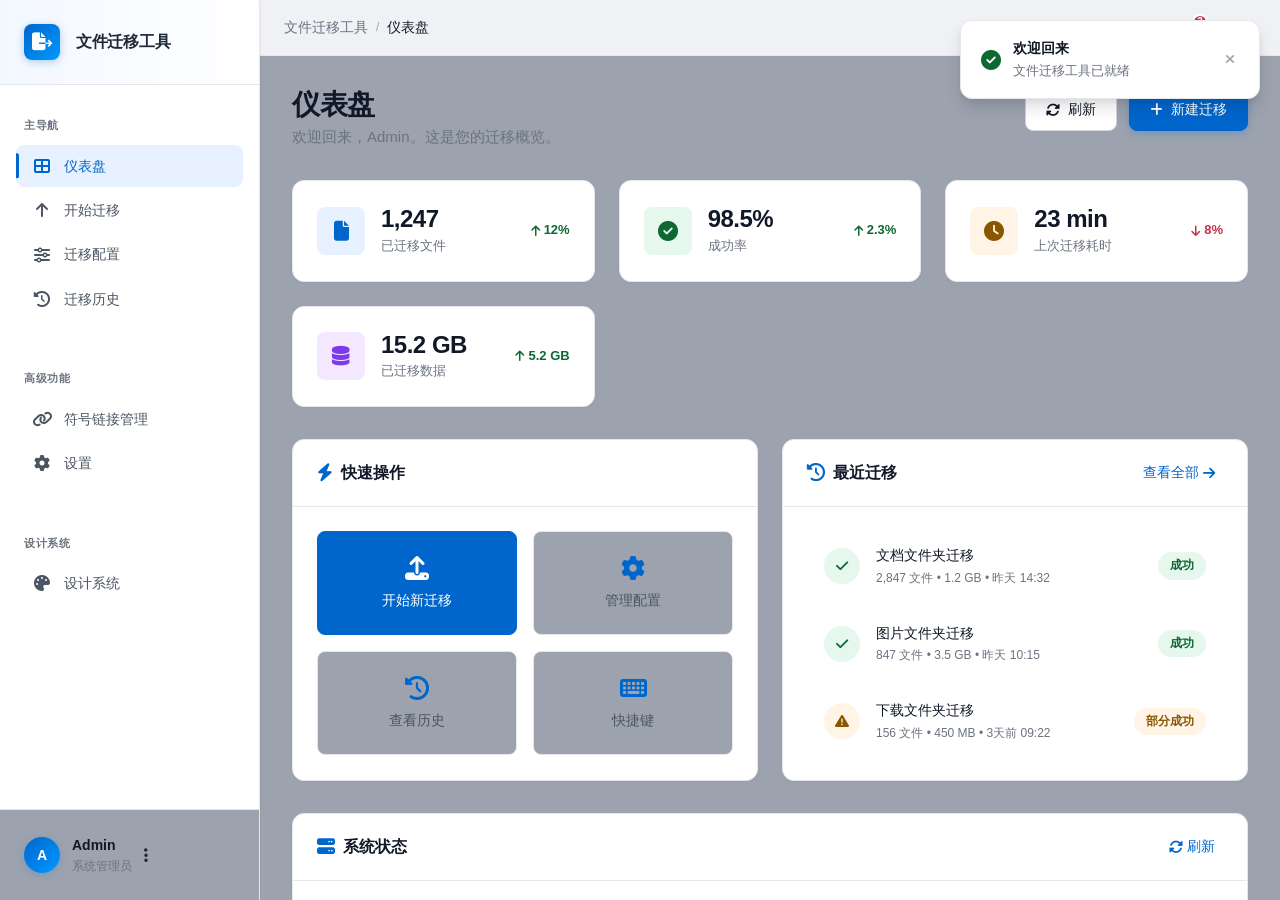
<file: prototype/index.html>
<!DOCTYPE html>
<html lang="zh-CN">
<head>
    <meta charset="UTF-8">
    <meta name="viewport" content="width=device-width, initial-scale=1.0">
    <title>Windows 文件迁移工具 - 高保真原型</title>
    <link rel="stylesheet" href="css/style.css">
    <link rel="stylesheet" href="https://cdnjs.cloudflare.com/ajax/libs/font-awesome/6.4.0/css/all.min.css">
</head>
<body>
    <div class="app-container">
        <!-- 侧边栏 -->
        <nav class="sidebar" id="sidebar">
            <div class="sidebar-header">
                <div class="app-logo">
                    <div class="logo-icon">
                        <i class="fas fa-file-export"></i>
                    </div>
                </div>
                <span class="app-title">文件迁移工具</span>
            </div>
            
            <div class="nav-section">
                <div class="nav-section-title">主导航</div>
                <a href="#" class="nav-item active" data-page="dashboard">
                    <i class="fas fa-th-large nav-icon"></i>
                    <span>仪表盘</span>
                </a>
                <a href="#" class="nav-item" data-page="migrate">
                    <i class="fas fa-arrow-up nav-icon"></i>
                    <span>开始迁移</span>
                </a>
                <a href="#" class="nav-item" data-page="profiles">
                    <i class="fas fa-sliders-h nav-icon"></i>
                    <span>迁移配置</span>
                </a>
                <a href="#" class="nav-item" data-page="history">
                    <i class="fas fa-history nav-icon"></i>
                    <span>迁移历史</span>
                </a>
            </div>
            
                <div class="nav-section">
                    <div class="nav-section-title">高级功能</div>
                    <a href="#" class="nav-item" data-page="symlinks">
                        <i class="fas fa-link nav-icon"></i>
                        <span>符号链接管理</span>
                    </a>
                    <a href="#" class="nav-item" data-page="settings">
                        <i class="fas fa-cog nav-icon"></i>
                        <span>设置</span>
                    </a>
                </div>
                
                <div class="nav-section">
                    <div class="nav-section-title">设计系统</div>
                    <a href="#" class="nav-item" data-page="styleguide">
                        <i class="fas fa-palette nav-icon"></i>
                        <span>设计系统</span>
                    </a>
                </div>
            
            <div class="sidebar-footer">
                <div class="user-info">
                    <div class="user-avatar">A</div>
                    <div class="user-details">
                        <div class="user-name">Admin</div>
                        <div class="user-role">系统管理员</div>
                    </div>
                    <i class="fas fa-ellipsis-v"></i>
                </div>
            </div>
        </nav>

        <!-- 主内容区 -->
        <main class="main-content">
            <!-- 顶部栏 -->
            <header class="top-bar">
                <div class="top-bar-left">
                    <button class="menu-toggle" id="menuToggle">
                        <i class="fas fa-bars"></i>
                    </button>
                    <div class="breadcrumb">
                        <span class="breadcrumb-item">文件迁移工具</span>
                        <span class="breadcrumb-separator">/</span>
                        <span class="breadcrumb-item active" id="pageTitle">仪表盘</span>
                    </div>
                </div>
                <div class="top-bar-right">
                    <button class="icon-button" title="搜索">
                        <i class="fas fa-search"></i>
                    </button>
                    <button class="icon-button" title="通知">
                        <i class="fas fa-bell"></i>
                        <span class="notification-badge">3</span>
                    </button>
                    <button class="icon-button" title="帮助">
                        <i class="fas fa-question-circle"></i>
                    </button>
                </div>
            </header>

            <!-- 页面内容 -->
            <div class="page-content" id="pageContent">
                <!-- 仪表盘页面 -->
                <div class="page active" id="page-dashboard">
                    <div class="page-header">
                        <div class="page-header-content">
                            <div>
                                <h1>仪表盘</h1>
                                <p class="page-description">欢迎回来，Admin。这是您的迁移概览。</p>
                            </div>
                            <div class="page-header-actions">
                                <button class="button" onclick="refreshDashboard()">
                                    <i class="fas fa-sync-alt"></i>
                                    <span>刷新</span>
                                </button>
                                <button class="button primary" onclick="navigateToPage('migrate')">
                                    <i class="fas fa-plus"></i>
                                    <span>新建迁移</span>
                                </button>
                            </div>
                        </div>
                    </div>
                    
                    <!-- 统计卡片 -->
                    <div class="stats-grid">
                        <div class="stat-card">
                            <div class="stat-icon blue">
                                <i class="fas fa-file"></i>
                            </div>
                            <div class="stat-content">
                                <div class="stat-value" id="statFiles">1,247</div>
                                <div class="stat-label">已迁移文件</div>
                            </div>
                            <div class="stat-trend up">
                                <i class="fas fa-arrow-up"></i>
                                <span>12%</span>
                            </div>
                        </div>
                        
                        <div class="stat-card">
                            <div class="stat-icon green">
                                <i class="fas fa-check-circle"></i>
                            </div>
                            <div class="stat-content">
                                <div class="stat-value">98.5%</div>
                                <div class="stat-label">成功率</div>
                            </div>
                            <div class="stat-trend up">
                                <i class="fas fa-arrow-up"></i>
                                <span>2.3%</span>
                            </div>
                        </div>
                        
                        <div class="stat-card">
                            <div class="stat-icon orange">
                                <i class="fas fa-clock"></i>
                            </div>
                            <div class="stat-content">
                                <div class="stat-value">23 min</div>
                                <div class="stat-label">上次迁移耗时</div>
                            </div>
                            <div class="stat-trend down">
                                <i class="fas fa-arrow-down"></i>
                                <span>8%</span>
                            </div>
                        </div>
                        
                        <div class="stat-card">
                            <div class="stat-icon purple">
                                <i class="fas fa-database"></i>
                            </div>
                            <div class="stat-content">
                                <div class="stat-value">15.2 GB</div>
                                <div class="stat-label">已迁移数据</div>
                            </div>
                            <div class="stat-trend up">
                                <i class="fas fa-arrow-up"></i>
                                <span>5.2 GB</span>
                            </div>
                        </div>
                    </div>
                    
                    <!-- 内容网格 -->
                    <div class="content-grid">
                        <!-- 快速操作 -->
                        <div class="card">
                            <div class="card-header">
                                <h2><i class="fas fa-bolt"></i> 快速操作</h2>
                            </div>
                            <div class="card-content">
                                <div class="quick-actions">
                                    <button class="action-button primary" onclick="navigateToPage('migrate')">
                                        <i class="fas fa-upload"></i>
                                        <span>开始新迁移</span>
                                    </button>
                                    <button class="action-button" onclick="navigateToPage('profiles')">
                                        <i class="fas fa-cog"></i>
                                        <span>管理配置</span>
                                    </button>
                                    <button class="action-button" onclick="navigateToPage('history')">
                                        <i class="fas fa-history"></i>
                                        <span>查看历史</span>
                                    </button>
                                    <button class="action-button" onclick="showKeyboardShortcuts()">
                                        <i class="fas fa-keyboard"></i>
                                        <span>快捷键</span>
                                    </button>
                                </div>
                            </div>
                        </div>
                        
                        <!-- 最近迁移 -->
                        <div class="card">
                            <div class="card-header">
                                <h2><i class="fas fa-history"></i> 最近迁移</h2>
                                <button class="text-button" onclick="navigateToPage('history')">查看全部 <i class="fas fa-arrow-right"></i></button>
                            </div>
                            <div class="card-content">
                                <div class="history-list">
                                    <div class="history-item">
                                        <div class="history-icon success">
                                            <i class="fas fa-check"></i>
                                        </div>
                                        <div class="history-details">
                                            <div class="history-title">文档文件夹迁移</div>
                                            <div class="history-meta">2,847 文件 • 1.2 GB • 昨天 14:32</div>
                                        </div>
                                        <div class="history-status success">成功</div>
                                    </div>
                                    <div class="history-item">
                                        <div class="history-icon success">
                                            <i class="fas fa-check"></i>
                                        </div>
                                        <div class="history-details">
                                            <div class="history-title">图片文件夹迁移</div>
                                            <div class="history-meta">847 文件 • 3.5 GB • 昨天 10:15</div>
                                        </div>
                                        <div class="history-status success">成功</div>
                                    </div>
                                    <div class="history-item">
                                        <div class="history-icon warning">
                                            <i class="fas fa-exclamation-triangle"></i>
                                        </div>
                                        <div class="history-details">
                                            <div class="history-title">下载文件夹迁移</div>
                                            <div class="history-meta">156 文件 • 450 MB • 3天前 09:22</div>
                                        </div>
                                        <div class="history-status warning">部分成功</div>
                                    </div>
                                </div>
                            </div>
                        </div>
                    </div>
                    
                    <!-- 系统状态 -->
                    <div class="card">
                        <div class="card-header">
                            <h2><i class="fas fa-server"></i> 系统状态</h2>
                            <button class="text-button" onclick="refreshSystemStatus()"><i class="fas fa-sync-alt"></i> 刷新</button>
                        </div>
                        <div class="card-content">
                            <div class="system-status">
                                <div class="status-item">
                                    <div class="status-label">
                                        <i class="fas fa-hdd"></i>
                                        磁盘空间 (C:)
                                    </div>
                                    <div class="status-value">
                                        <div class="progress-bar">
                                            <div class="progress-fill" style="width: 78%"></div>
                                        </div>
                                        <span>78% 已用 (156 GB / 200 GB)</span>
                                    </div>
                                </div>
                                <div class="status-item">
                                    <div class="status-label">
                                        <i class="fas fa-hdd"></i>
                                        磁盘空间 (D:)
                                    </div>
                                    <div class="status-value">
                                        <div class="progress-bar">
                                            <div class="progress-fill green" style="width: 45%"></div>
                                        </div>
                                        <span>45% 已用 (450 GB / 1 TB)</span>
                                    </div>
                                </div>
                                <div class="status-item">
                                    <div class="status-label">
                                        <i class="fas fa-shield-alt"></i>
                                        系统保护
                                    </div>
                                    <div class="status-value">
                                        <span class="status-badge success"><i class="fas fa-check-circle"></i> 已启用</span>
                                    </div>
                                </div>
                                <div class="status-item">
                                    <div class="status-label">
                                        <i class="fas fa-clock"></i>
                                        上次检查
                                    </div>
                                    <div class="status-value">2026-06-26 16:15:32</div>
                                </div>
                            </div>
                        </div>
                    </div>
                </div>
                
                <!-- 迁移页面（简化显示） -->
                <div class="page" id="page-migrate">
                    <div class="page-header">
                        <h1>开始迁移</h1>
                        <p class="page-description">选择源目录和目标目录，配置迁移选项</p>
                    </div>
                    <div class="card">
                        <div class="card-content">
                            <div class="empty-state">
                                <i class="fas fa-file-export"></i>
                                <h3>迁移向导</h3>
                                <p>点击下方按钮开始新的迁移任务</p>
                                <button class="button primary" onclick="startMigrationWizard()">
                                    <i class="fas fa-play"></i>
                                    <span>启动迁移向导</span>
                                </button>
                            </div>
                        </div>
                    </div>
                </div>
                
                <!-- 其他页面占位 -->
                <div class="page" id="page-profiles">
                    <div class="page-header">
                        <h1>迁移配置</h1>
                        <p class="page-description">管理您的迁移配置文件</p>
                    </div>
                    <div class="card">
                        <div class="card-content">
                            <div class="empty-state">
                                <i class="fas fa-sliders-h"></i>
                                <h3>迁移配置管理</h3>
                                <p>创建和管理不同的迁移配置文件</p>
                            </div>
                        </div>
                    </div>
                </div>
                
                <div class="page" id="page-history">
                    <div class="page-header">
                        <h1>迁移历史</h1>
                        <p class="page-description">查看所有迁移记录</p>
                    </div>
                    <div class="card">
                        <div class="card-content">
                            <div class="empty-state">
                                <i class="fas fa-history"></i>
                                <h3>迁移历史记录</h3>
                                <p>所有迁移任务的详细历史记录将显示在这里</p>
                            </div>
                        </div>
                    </div>
                </div>
                
                <div class="page" id="page-symlinks">
                    <div class="page-header">
                        <h1>符号链接管理</h1>
                        <p class="page-description">查看和管理所有符号链接</p>
                    </div>
                    <div class="card">
                        <div class="card-content">
                            <div class="empty-state">
                                <i class="fas fa-link"></i>
                                <h3>符号链接管理</h3>
                                <p>管理已创建的符号链接</p>
                            </div>
                        </div>
                    </div>
                </div>
                
                <div class="page" id="page-settings">
                    <div class="page-header">
                        <h1>设置</h1>
                        <p class="page-description">配置应用程序选项</p>
                    </div>
                    <div class="card">
                        <div class="card-content">
                            <div class="settings-section">
                                <h3>常规设置</h3>
                                <div class="setting-item">
                                    <div class="setting-info">
                                        <div class="setting-label">自动检查更新</div>
                                        <div class="setting-description">自动检查并通知新版本</div>
                                    </div>
                                    <label class="toggle">
                                        <input type="checkbox" checked>
                                        <span class="toggle-slider"></span>
                                    </label>
                                </div>
                                <div class="setting-item">
                                    <div class="setting-info">
                                        <div class="setting-label">迁移前确认</div>
                                        <div class="setting-description">每次迁移前显示确认对话框</div>
                                    </div>
                                    <label class="toggle">
                                        <input type="checkbox" checked>
                                        <span class="toggle-slider"></span>
                                    </label>
                                </div>
                                <div class="setting-item">
                                    <div class="setting-info">
                                        <div class="setting-label">深色模式</div>
                                        <div class="setting-description">使用深色主题</div>
                                    </div>
                                    <label class="toggle">
                                        <input type="checkbox">
                                        <span class="toggle-slider"></span>
                                    </label>
                                </div>
                            </div>
                        </div>
                    </div>
                </div>
            </div>
            
            <!-- 设计系统展示页面 -->
            <div class="page" id="page-styleguide">
                <div class="page-header">
                    <h1>设计系统</h1>
                    <p class="page-description">Windows 文件迁移工具 - 设计规范展示</p>
                </div>
                
                <!-- 色彩规范 -->
                <div class="card" style="margin-bottom: 24px;">
                    <div class="card-header">
                        <h2><i class="fas fa-palette"></i> 色彩规范</h2>
                    </div>
                    <div class="card-content">
                        <h3 style="margin-bottom: 16px; font-size: 18px;">主色调</h3>
                        <div style="display: grid; grid-template-columns: repeat(auto-fill, minmax(200px, 1fr)); gap: 16px; margin-bottom: 32px;">
                            <div class="color-swatch">
                                <div style="background: #0066CC; height: 80px; border-radius: 8px 8px 0 0;"></div>
                                <div style="padding: 12px; border: 1px solid #E5E7EB; border-top: none; border-radius: 0 0 8px 8px;">
                                    <div style="font-weight: 600; margin-bottom: 4px;">Primary</div>
                                    <div style="font-size: 13px; color: #6B7280;">#0066CC</div>
                                </div>
                            </div>
                            <div class="color-swatch">
                                <div style="background: #0052A3; height: 80px; border-radius: 8px 8px 0 0;"></div>
                                <div style="padding: 12px; border: 1px solid #E5E7EB; border-top: none; border-radius: 0 0 8px 8px;">
                                    <div style="font-weight: 600; margin-bottom: 4px;">Primary Hover</div>
                                    <div style="font-size: 13px; color: #6B7280;">#0052A3</div>
                                </div>
                            </div>
                            <div class="color-swatch">
                                <div style="background: #E8F1FF; height: 80px; border-radius: 8px 8px 0 0; border: 1px solid #E5E7EB;"></div>
                                <div style="padding: 12px; border: 1px solid #E5E7EB; border-top: none; border-radius: 0 0 8px 8px;">
                                    <div style="font-weight: 600; margin-bottom: 4px;">Primary Light</div>
                                    <div style="font-size: 13px; color: #6B7280;">#E8F1FF</div>
                                </div>
                            </div>
                        </div>
                        
                        <h3 style="margin-bottom: 16px; font-size: 18px;">功能色</h3>
                        <div style="display: grid; grid-template-columns: repeat(auto-fill, minmax(200px, 1fr)); gap: 16px; margin-bottom: 32px;">
                            <div class="color-swatch">
                                <div style="background: #0D6832; height: 80px; border-radius: 8px 8px 0 0;"></div>
                                <div style="padding: 12px; border: 1px solid #E5E7EB; border-top: none; border-radius: 0 0 8px 8px;">
                                    <div style="font-weight: 600; margin-bottom: 4px;">Success</div>
                                    <div style="font-size: 13px; color: #6B7280;">#0D6832</div>
                                </div>
                            </div>
                            <div class="color-swatch">
                                <div style="background: #8A5700; height: 80px; border-radius: 8px 8px 0 0;"></div>
                                <div style="padding: 12px; border: 1px solid #E5E7EB; border-top: none; border-radius: 0 0 8px 8px;">
                                    <div style="font-weight: 600; margin-bottom: 4px;">Warning</div>
                                    <div style="font-size: 13px; color: #6B7280;">#8A5700</div>
                                </div>
                            </div>
                            <div class="color-swatch">
                                <div style="background: #C4314B; height: 80px; border-radius: 8px 8px 0 0;"></div>
                                <div style="padding: 12px; border: 1px solid #E5E7EB; border-top: none; border-radius: 0 0 8px 8px;">
                                    <div style="font-weight: 600; margin-bottom: 4px;">Danger</div>
                                    <div style="font-size: 13px; color: #6B7280;">#C4314B</div>
                                </div>
                            </div>
                            <div class="color-swatch">
                                <div style="background: #0369A1; height: 80px; border-radius: 8px 8px 0 0;"></div>
                                <div style="padding: 12px; border: 1px solid #E5E7EB; border-top: none; border-radius: 0 0 8px 8px;">
                                    <div style="font-weight: 600; margin-bottom: 4px;">Info</div>
                                    <div style="font-size: 13px; color: #6B7280;">#0369A1</div>
                                </div>
                            </div>
                        </div>
                        
                        <h3 style="margin-bottom: 16px; font-size: 18px;">中性色</h3>
                        <div style="display: grid; grid-template-columns: repeat(auto-fill, minmax(150px, 1fr)); gap: 12px;">
                            <div style="text-align: center;">
                                <div style="background: #FFFFFF; height: 60px; border-radius: 8px; border: 1px solid #E5E7EB; margin-bottom: 8px;"></div>
                                <div style="font-size: 12px; color: #6B7280;">Gray 0</div>
                                <div style="font-size: 11px; color: #9CA3AF;">#FFFFFF</div>
                            </div>
                            <div style="text-align: center;">
                                <div style="background: #F9FAFB; height: 60px; border-radius: 8px; border: 1px solid #E5E7EB; margin-bottom: 8px;"></div>
                                <div style="font-size: 12px; color: #6B7280;">Gray 10</div>
                                <div style="font-size: 11px; color: #9CA3AF;">#F9FAFB</div>
                            </div>
                            <div style="text-align: center;">
                                <div style="background: #F3F4F6; height: 60px; border-radius: 8px; border: 1px solid #E5E7EB; margin-bottom: 8px;"></div>
                                <div style="font-size: 12px; color: #6B7280;">Gray 20</div>
                                <div style="font-size: 11px; color: #9CA3AF;">#F3F4F6</div>
                            </div>
                            <div style="text-align: center;">
                                <div style="background: #E5E7EB; height: 60px; border-radius: 8px; border: 1px solid #E5E7EB; margin-bottom: 8px;"></div>
                                <div style="font-size: 12px; color: #6B7280;">Gray 30</div>
                                <div style="font-size: 11px; color: #9CA3AF;">#E5E7EB</div>
                            </div>
                            <div style="text-align: center;">
                                <div style="background: #D1D5DB; height: 60px; border-radius: 8px; border: 1px solid #E5E7EB; margin-bottom: 8px;"></div>
                                <div style="font-size: 12px; color: #6B7280;">Gray 40</div>
                                <div style="font-size: 11px; color: #9CA3AF;">#D1D5DB</div>
                            </div>
                            <div style="text-align: center;">
                                <div style="background: #9CA3AF; height: 60px; border-radius: 8px; border: 1px solid #E5E7EB; margin-bottom: 8px;"></div>
                                <div style="font-size: 12px; color: #6B7280;">Gray 50</div>
                                <div style="font-size: 11px; color: #9CA3AF;">#9CA3AF</div>
                            </div>
                            <div style="text-align: center;">
                                <div style="background: #6B7280; height: 60px; border-radius: 8px; border: 1px solid #E5E7EB; margin-bottom: 8px;"></div>
                                <div style="font-size: 12px; color: #6B7280;">Gray 60</div>
                                <div style="font-size: 11px; color: #9CA3AF;">#6B7280</div>
                            </div>
                            <div style="text-align: center;">
                                <div style="background: #4B5563; height: 60px; border-radius: 8px; border: 1px solid #E5E7EB; margin-bottom: 8px;"></div>
                                <div style="font-size: 12px; color: #6B7280;">Gray 70</div>
                                <div style="font-size: 11px; color: #9CA3AF;">#4B5563</div>
                            </div>
                            <div style="text-align: center;">
                                <div style="background: #374151; height: 60px; border-radius: 8px; border: 1px solid #E5E7EB; margin-bottom: 8px;"></div>
                                <div style="font-size: 12px; color: #6B7280;">Gray 80</div>
                                <div style="font-size: 11px; color: #9CA3AF;">#374151</div>
                            </div>
                            <div style="text-align: center;">
                                <div style="background: #1F2937; height: 60px; border-radius: 8px; border: 1px solid #E5E7EB; margin-bottom: 8px;"></div>
                                <div style="font-size: 12px; color: #6B7280;">Gray 90</div>
                                <div style="font-size: 11px; color: #9CA3AF;">#1F2937</div>
                            </div>
                            <div style="text-align: center;">
                                <div style="background: #111827; height: 60px; border-radius: 8px; border: 1px solid #E5E7EB; margin-bottom: 8px;"></div>
                                <div style="font-size: 12px; color: #6B7280;">Gray 100</div>
                                <div style="font-size: 11px; color: #9CA3AF;">#111827</div>
                            </div>
                        </div>
                    </div>
                </div>
                
                <!-- 字体规范 -->
                <div class="card" style="margin-bottom: 24px;">
                    <div class="card-header">
                        <h2><i class="fas fa-font"></i> 字体规范</h2>
                    </div>
                    <div class="card-content">
                        <h3 style="margin-bottom: 16px; font-size: 18px;">字体族</h3>
                        <div style="margin-bottom: 32px; padding: 20px; background: #F9FAFB; border-radius: 8px;">
                            <div style="font-family: 'Inter', sans-serif; font-size: 24px; margin-bottom: 8px;">Inter - 英文主字体</div>
                            <div style="font-family: 'Microsoft YaHei', sans-serif; font-size: 24px; margin-bottom: 8px;">微软雅黑 - 中文主字体</div>
                            <div style="font-family: 'Consolas', monospace; font-size: 24px; margin-bottom: 8px;">Consolas - 代码字体</div>
                        </div>
                        
                        <h3 style="margin-bottom: 16px; font-size: 18px;">字体大小</h3>
                        <div style="margin-bottom: 32px;">
                            <div style="padding: 12px 0; border-bottom: 1px solid #E5E7EB;">
                                <div style="display: flex; justify-content: space-between; align-items: center;">
                                    <div>
                                        <div style="font-size: 28px; font-weight: 700;">H1 - 页面标题 (28px)</div>
                                        <div style="font-size: 13px; color: #6B7280; margin-top: 4px;">字重: 700 | 行高: 1.2 | 字间距: -0.5px</div>
                                    </div>
                                </div>
                            </div>
                            <div style="padding: 12px 0; border-bottom: 1px solid #E5E7EB;">
                                <div style="display: flex; justify-content: space-between; align-items: center;">
                                    <div>
                                        <div style="font-size: 20px; font-weight: 600;">H2 - 卡片标题 (20px)</div>
                                        <div style="font-size: 13px; color: #6B7280; margin-top: 4px;">字重: 600 | 行高: 1.3 | 字间距: -0.3px</div>
                                    </div>
                                </div>
                            </div>
                            <div style="padding: 12px 0; border-bottom: 1px solid #E5E7EB;">
                                <div style="display: flex; justify-content: space-between; align-items: center;">
                                    <div>
                                        <div style="font-size: 16px; font-weight: 600;">H3 - 小标题 (16px)</div>
                                        <div style="font-size: 13px; color: #6B7280; margin-top: 4px;">字重: 600 | 行高: 1.4 | 字间距: 0px</div>
                                    </div>
                                </div>
                            </div>
                            <div style="padding: 12px 0; border-bottom: 1px solid #E5E7EB;">
                                <div style="display: flex; justify-content: space-between; align-items: center;">
                                    <div>
                                        <div style="font-size: 14px; font-weight: 400;">Body - 正文 (14px)</div>
                                        <div style="font-size: 13px; color: #6B7280; margin-top: 4px;">字重: 400 | 行高: 1.6 | 字间距: 0px</div>
                                    </div>
                                </div>
                            </div>
                            <div style="padding: 12px 0; border-bottom: 1px solid #E5E7EB;">
                                <div style="display: flex; justify-content: space-between; align-items: center;">
                                    <div>
                                        <div style="font-size: 13px; font-weight: 450;">Small - 辅助文本 (13px)</div>
                                        <div style="font-size: 13px; color: #6B7280; margin-top: 4px;">字重: 450 | 行高: 1.5 | 字间距: 0.1px</div>
                                    </div>
                                </div>
                            </div>
                            <div style="padding: 12px 0;">
                                <div style="display: flex; justify-content: space-between; align-items: center;">
                                    <div>
                                        <div style="font-size: 12px; font-weight: 500;">XS - 标签 (12px)</div>
                                        <div style="font-size: 13px; color: #6B7280; margin-top: 4px;">字重: 500 | 行高: 1.4 | 字间距: 0.2px</div>
                                    </div>
                                </div>
                            </div>
                        </div>
                    </div>
                </div>
                
                <!-- 按钮组件 -->
                <div class="card" style="margin-bottom: 24px;">
                    <div class="card-header">
                        <h2><i class="fas fa-hand-pointer"></i> 按钮组件</h2>
                    </div>
                    <div class="card-content">
                        <h3 style="margin-bottom: 16px; font-size: 18px;">主要按钮</h3>
                        <div style="display: flex; gap: 16px; margin-bottom: 32px; flex-wrap: wrap;">
                            <button class="button primary">主要按钮</button>
                            <button class="button primary"><i class="fas fa-plus"></i> 带图标</button>
                            <button class="button primary" disabled>禁用状态</button>
                        </div>
                        
                        <h3 style="margin-bottom: 16px; font-size: 18px;">次要按钮</h3>
                        <div style="display: flex; gap: 16px; margin-bottom: 32px; flex-wrap: wrap;">
                            <button class="button">次要按钮</button>
                            <button class="button"><i class="fas fa-cog"></i> 带图标</button>
                            <button class="button" disabled>禁用状态</button>
                        </div>
                        
                        <h3 style="margin-bottom: 16px; font-size: 18px;">危险按钮</h3>
                        <div style="display: flex; gap: 16px; margin-bottom: 32px; flex-wrap: wrap;">
                            <button class="button danger">危险按钮</button>
                            <button class="button danger"><i class="fas fa-trash"></i> 删除</button>
                            <button class="button danger" disabled>禁用状态</button>
                        </div>
                        
                        <h3 style="margin-bottom: 16px; font-size: 18px;">按钮尺寸</h3>
                        <div style="display: flex; gap: 16px; align-items: center; flex-wrap: wrap;">
                            <button class="button primary" style="padding: 6px 12px; font-size: 13px; height: 32px;">小尺寸</button>
                            <button class="button primary">标准尺寸</button>
                            <button class="button primary" style="padding: 12px 24px; font-size: 16px; height: 48px;">大尺寸</button>
                        </div>
                    </div>
                </div>
                
                <!-- 表单组件 -->
                <div class="card" style="margin-bottom: 24px;">
                    <div class="card-header">
                        <h2><i class="fas fa-edit"></i> 表单组件</h2>
                    </div>
                    <div class="card-content">
                        <h3 style="margin-bottom: 16px; font-size: 18px;">输入框</h3>
                        <div style="margin-bottom: 32px;">
                            <div class="form-group">
                                <label class="form-label">默认状态</label>
                                <input type="text" class="form-input" placeholder="请输入文本">
                            </div>
                            <div class="form-group">
                                <label class="form-label">聚焦状态</label>
                                <input type="text" class="form-input" value="已输入文本" style="border-color: #0066CC; box-shadow: 0 0 0 3px rgba(0,102,204,0.1);">
                            </div>
                            <div class="form-group">
                                <label class="form-label">错误状态</label>
                                <input type="text" class="form-input" value="错误文本" style="border-color: #C4314B;">
                                <span class="form-error">请输入有效的邮箱地址</span>
                            </div>
                            <div class="form-group">
                                <label class="form-label">禁用状态</label>
                                <input type="text" class="form-input" value="不可编辑" disabled>
                            </div>
                        </div>
                        
                        <h3 style="margin-bottom: 16px; font-size: 18px;">复选框与单选框</h3>
                        <div style="margin-bottom: 32px;">
                            <div style="display: flex; gap: 24px; flex-wrap: wrap;">
                                <label class="checkbox">
                                    <input type="checkbox" checked>
                                    <span>选中状态</span>
                                </label>
                                <label class="checkbox">
                                    <input type="checkbox">
                                    <span>未选中</span>
                                </label>
                                <label class="checkbox">
                                    <input type="checkbox" disabled>
                                    <span>禁用状态</span>
                                </label>
                            </div>
                        </div>
                        
                        <h3 style="margin-bottom: 16px; font-size: 18px;">切换开关</h3>
                        <div style="display: flex; gap: 24px; flex-wrap: wrap;">
                            <label class="toggle">
                                <input type="checkbox" checked>
                                <span class="toggle-slider"></span>
                            </label>
                            <label class="toggle">
                                <input type="checkbox">
                                <span class="toggle-slider"></span>
                            </label>
                            <label class="toggle">
                                <input type="checkbox" disabled>
                                <span class="toggle-slider"></span>
                            </label>
                        </div>
                    </div>
                </div>
                
                <!-- 卡片组件 -->
                <div class="card" style="margin-bottom: 24px;">
                    <div class="card-header">
                        <h2><i class="fas fa-square"></i> 卡片组件</h2>
                    </div>
                    <div class="card-content">
                        <div style="display: grid; grid-template-columns: repeat(auto-fit, minmax(300px, 1fr)); gap: 24px;">
                            <div class="card">
                                <div class="card-header">
                                    <h3>标准卡片</h3>
                                </div>
                                <div class="card-content">
                                    <p style="font-size: 14px; color: #6B7280;">这是标准卡片的内容区域。</p>
                                </div>
                            </div>
                            <div class="card" style="box-shadow: 0 4px 6px rgba(0,0,0,0.07%), 0 2px 4px rgba(0,0,0,0.06%);">
                                <div class="card-header">
                                    <h3>悬浮卡片</h3>
                                </div>
                                <div class="card-content">
                                    <p style="font-size: 14px; color: #6B7280;">悬停时会有阴影效果。</p>
                                </div>
                            </div>
                        </div>
                    </div>
                </div>
            </div>
        </main>
    </div>
    
    <!-- 通知容器 -->
    <div id="notificationContainer" class="notification-container"></div>
    
    <script src="js/app.js"></script>
</body>
</html>
</file>
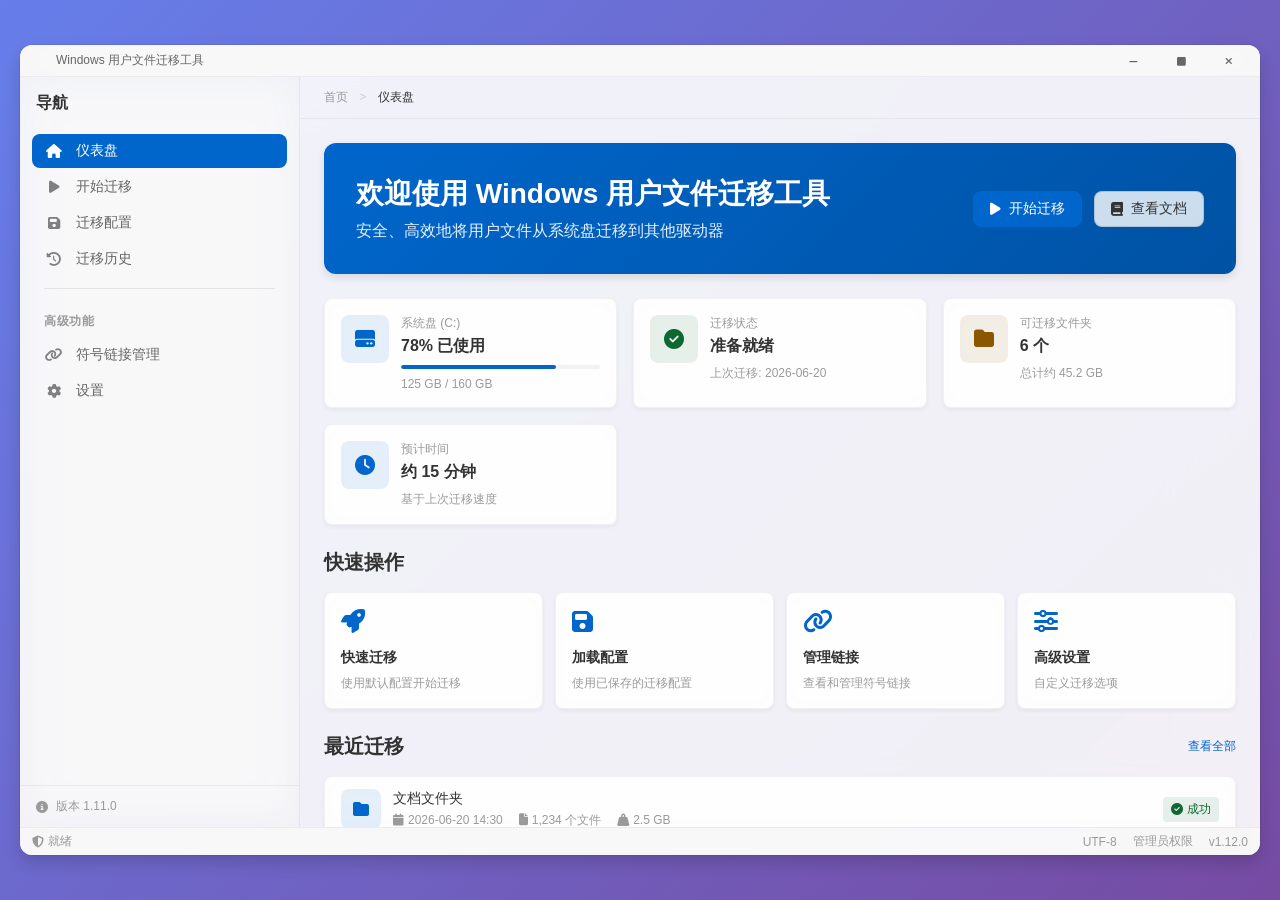
<file: prototype/windows-app/index.html>
<!DOCTYPE html>
<html lang="zh-CN">
<head>
    <meta charset="UTF-8">
    <meta name="viewport" content="width=device-width, initial-scale=1.0">
    <title>Windows 用户文件迁移工具</title>
    <link rel="stylesheet" href="css/win11-style.css">
    <link rel="stylesheet" href="https://cdnjs.cloudflare.com/ajax/libs/font-awesome/6.4.0/css/all.min.css">
</head>
<body>
    <!-- Windows 11 窗口 -->
    <div class="win11-window">
        <!-- 标题栏 -->
        <div class="title-bar">
            <div class="title-bar-icon">
                <i class="fas fa-folder-move"></i>
            </div>
            <div class="title-bar-text">Windows 用户文件迁移工具</div>
            <div class="title-bar-controls">
                <button class="title-bar-button minimize" title="最小化">
                    <i class="fas fa-minus"></i>
                </button>
                <button class="title-bar-button maximize" title="最大化">
                    <i class="fas fa-square"></i>
                </button>
                <button class="title-bar-button close" title="关闭">
                    <i class="fas fa-times"></i>
                </button>
            </div>
        </div>

        <!-- 应用主体 -->
        <div class="app-container">
            <!-- 左侧导航Pane -->
            <div class="navigation-pane">
                <div class="nav-header">
                    <span class="nav-title">导航</span>
                </div>
                <div class="nav-items">
                    <a href="#" class="nav-item active" data-page="dashboard">
                        <i class="fas fa-home nav-icon"></i>
                        <span>仪表盘</span>
                    </a>
                    <a href="#" class="nav-item" data-page="migrate">
                        <i class="fas fa-play nav-icon"></i>
                        <span>开始迁移</span>
                    </a>
                    <a href="#" class="nav-item" data-page="profiles">
                        <i class="fas fa-save nav-icon"></i>
                        <span>迁移配置</span>
                    </a>
                    <a href="#" class="nav-item" data-page="history">
                        <i class="fas fa-history nav-icon"></i>
                        <span>迁移历史</span>
                    </a>
                    
                    <div class="nav-separator"></div>
                    
                    <div class="nav-section-title">高级功能</div>
                    <a href="#" class="nav-item" data-page="symlinks">
                        <i class="fas fa-link nav-icon"></i>
                        <span>符号链接管理</span>
                    </a>
                    <a href="#" class="nav-item" data-page="settings">
                        <i class="fas fa-cog nav-icon"></i>
                        <span>设置</span>
                    </a>
                </div>
                
                <div class="nav-footer">
                    <div class="nav-footer-info">
                        <i class="fas fa-info-circle"></i>
                        <span>版本 1.11.0</span>
                    </div>
                </div>
            </div>

            <!-- 内容区域 -->
            <div class="content-area">
                <!-- 面包屑导航 -->
                <div class="breadcrumb">
                    <span class="breadcrumb-item">首页</span>
                    <span class="breadcrumb-separator">></span>
                    <span class="breadcrumb-item active">仪表盘</span>
                </div>

                <!-- 仪表盘页面 -->
                <div class="page-content" id="dashboard-page">
                    <!-- 欢迎横幅 -->
                    <div class="welcome-banner">
                        <div class="welcome-content">
                            <h1 class="welcome-title">欢迎使用 Windows 用户文件迁移工具</h1>
                            <p class="welcome-subtitle">安全、高效地将用户文件从系统盘迁移到其他驱动器</p>
                        </div>
                        <div class="welcome-actions">
                            <button class="win11-button primary" onclick="navigateTo('migrate')">
                                <i class="fas fa-play"></i>
                                开始迁移
                            </button>
                            <button class="win11-button">
                                <i class="fas fa-book"></i>
                                查看文档
                            </button>
                        </div>
                    </div>

                    <!-- 系统状态卡片 -->
                    <div class="status-cards">
                        <div class="status-card">
                            <div class="status-card-icon info">
                                <i class="fas fa-hdd"></i>
                            </div>
                            <div class="status-card-content">
                                <div class="status-card-label">系统盘 (C:)</div>
                                <div class="status-card-value">78% 已使用</div>
                                <div class="status-card-bar">
                                    <div class="status-card-bar-fill" style="width: 78%"></div>
                                </div>
                                <div class="status-card-detail">125 GB / 160 GB</div>
                            </div>
                        </div>

                        <div class="status-card">
                            <div class="status-card-icon success">
                                <i class="fas fa-check-circle"></i>
                            </div>
                            <div class="status-card-content">
                                <div class="status-card-label">迁移状态</div>
                                <div class="status-card-value">准备就绪</div>
                                <div class="status-card-detail">上次迁移: 2026-06-20</div>
                            </div>
                        </div>

                        <div class="status-card">
                            <div class="status-card-icon warning">
                                <i class="fas fa-folder"></i>
                            </div>
                            <div class="status-card-content">
                                <div class="status-card-label">可迁移文件夹</div>
                                <div class="status-card-value">6 个</div>
                                <div class="status-card-detail">总计约 45.2 GB</div>
                            </div>
                        </div>

                        <div class="status-card">
                            <div class="status-card-icon primary">
                                <i class="fas fa-clock"></i>
                            </div>
                            <div class="status-card-content">
                                <div class="status-card-label">预计时间</div>
                                <div class="status-card-value">约 15 分钟</div>
                                <div class="status-card-detail">基于上次迁移速度</div>
                            </div>
                        </div>
                    </div>

                    <!-- 快速操作 -->
                    <div class="section">
                        <div class="section-header">
                            <h2 class="section-title">快速操作</h2>
                        </div>
                        <div class="quick-actions">
                            <button class="quick-action-card" onclick="navigateTo('migrate')">
                                <i class="fas fa-rocket"></i>
                                <span>快速迁移</span>
                                <span class="quick-action-desc">使用默认配置开始迁移</span>
                            </button>
                            <button class="quick-action-card" onclick="navigateTo('profiles')">
                                <i class="fas fa-save"></i>
                                <span>加载配置</span>
                                <span class="quick-action-desc">使用已保存的迁移配置</span>
                            </button>
                            <button class="quick-action-card" onclick="navigateTo('symlinks')">
                                <i class="fas fa-link"></i>
                                <span>管理链接</span>
                                <span class="quick-action-desc">查看和管理符号链接</span>
                            </button>
                            <button class="quick-action-card" onclick="navigateTo('settings')">
                                <i class="fas fa-sliders-h"></i>
                                <span>高级设置</span>
                                <span class="quick-action-desc">自定义迁移选项</span>
                            </button>
                        </div>
                    </div>

                    <!-- 最近迁移 -->
                    <div class="section">
                        <div class="section-header">
                            <h2 class="section-title">最近迁移</h2>
                            <a href="#" class="section-action" onclick="navigateTo('history')">查看全部</a>
                        </div>
                        <div class="recent-list">
                            <div class="recent-item">
                                <div class="recent-item-icon">
                                    <i class="fas fa-folder"></i>
                                </div>
                                <div class="recent-item-content">
                                    <div class="recent-item-title">文档文件夹</div>
                                    <div class="recent-item-meta">
                                        <span><i class="fas fa-calendar"></i> 2026-06-20 14:30</span>
                                        <span><i class="fas fa-file"></i> 1,234 个文件</span>
                                        <span><i class="fas fa-weight-hanging"></i> 2.5 GB</span>
                                    </div>
                                </div>
                                <div class="recent-item-status success">
                                    <i class="fas fa-check-circle"></i>
                                    成功
                                </div>
                            </div>

                            <div class="recent-item">
                                <div class="recent-item-icon">
                                    <i class="fas fa-images"></i>
                                </div>
                                <div class="recent-item-content">
                                    <div class="recent-item-title">图片文件夹</div>
                                    <div class="recent-item-meta">
                                        <span><i class="fas fa-calendar"></i> 2026-06-18 10:15</span>
                                        <span><i class="fas fa-file"></i> 5,678 个文件</span>
                                        <span><i class="fas fa-weight-hanging"></i> 8.3 GB</span>
                                    </div>
                                </div>
                                <div class="recent-item-status success">
                                    <i class="fas fa-check-circle"></i>
                                    成功
                                </div>
                            </div>

                            <div class="recent-item">
                                <div class="recent-item-icon">
                                    <i class="fas fa-music"></i>
                                </div>
                                <div class="recent-item-content">
                                    <div class="recent-item-title">音乐文件夹</div>
                                    <div class="recent-item-meta">
                                        <span><i class="fas fa-calendar"></i> 2026-06-15 16:45</span>
                                        <span><i class="fas fa-file"></i> 892 个文件</span>
                                        <span><i class="fas fa-weight-hanging"></i> 3.1 GB</span>
                                    </div>
                                </div>
                                <div class="recent-item-status warning">
                                    <i class="fas fa-exclamation-circle"></i>
                                    部分成功
                                </div>
                            </div>
                        </div>
                    </div>
                </div>

                <!-- 迁移向导页面 -->
                <div class="page-content hidden" id="migrate-page">
                    <div class="page-header">
                        <h1 class="page-title"><i class="fas fa-play"></i> 开始迁移</h1>
                        <p class="page-description">选择要迁移的文件夹并配置迁移选项</p>
                    </div>

                    <!-- 步骤指示器 -->
                    <div class="wizard-steps">
                        <div class="wizard-step active" data-step="1">
                            <div class="step-indicator">1</div>
                            <div class="step-label">选择源目录</div>
                        </div>
                        <div class="wizard-connector"></div>
                        <div class="wizard-step" data-step="2">
                            <div class="step-indicator">2</div>
                            <div class="step-label">选择目标目录</div>
                        </div>
                        <div class="wizard-connector"></div>
                        <div class="wizard-step" data-step="3">
                            <div class="step-indicator">3</div>
                            <div class="step-label">配置选项</div>
                        </div>
                        <div class="wizard-connector"></div>
                        <div class="wizard-step" data-step="4">
                            <div class="step-indicator">4</div>
                            <div class="step-label">确认并执行</div>
                        </div>
                    </div>

                    <!-- 步骤内容 -->
                    <div class="wizard-content">
                        <!-- 步骤 1: 选择源目录 -->
                        <div class="wizard-step-content active" id="step-1">
                            <h3><i class="fas fa-folder-open"></i> 选择要迁移的用户文件夹</h3>
                            <p class="step-description">选择位于系统盘（C:）的用户文件夹</p>
                            
                            <div class="folder-selection">
                                <div class="folder-item">
                                    <input type="checkbox" id="folder-documents" checked>
                                    <label for="folder-documents">
                                        <i class="fas fa-file-word"></i>
                                        <span class="folder-name">文档</span>
                                        <span class="folder-path">C:\Users\Username\Documents</span>
                                        <span class="folder-size">2.5 GB</span>
                                    </label>
                                </div>

                                <div class="folder-item">
                                    <input type="checkbox" id="folder-pictures">
                                    <label for="folder-pictures">
                                        <i class="fas fa-file-image"></i>
                                        <span class="folder-name">图片</span>
                                        <span class="folder-path">C:\Users\Username\Pictures</span>
                                        <span class="folder-size">8.3 GB</span>
                                    </label>
                                </div>

                                <div class="folder-item">
                                    <input type="checkbox" id="folder-music">
                                    <label for="folder-music">
                                        <i class="fas fa-file-audio"></i>
                                        <span class="folder-name">音乐</span>
                                        <span class="folder-path">C:\Users\Username\Music</span>
                                        <span class="folder-size">3.1 GB</span>
                                    </label>
                                </div>

                                <div class="folder-item">
                                    <input type="checkbox" id="folder-videos">
                                    <label for="folder-videos">
                                        <i class="fas fa-file-video"></i>
                                        <span class="folder-name">视频</span>
                                        <span class="folder-path">C:\Users\Username\Videos</span>
                                        <span class="folder-size">15.7 GB</span>
                                    </label>
                                </div>

                                <div class="folder-item">
                                    <input type="checkbox" id="folder-downloads">
                                    <label for="folder-downloads">
                                        <i class="fas fa-file-download"></i>
                                        <span class="folder-name">下载</span>
                                        <span class="folder-path">C:\Users\Username\Downloads</span>
                                        <span class="folder-size">5.2 GB</span>
                                    </label>
                                </div>

                                <div class="folder-item">
                                    <input type="checkbox" id="folder-desktop">
                                    <label for="folder-desktop">
                                        <i class="fas fa-desktop"></i>
                                        <span class="folder-name">桌面</span>
                                        <span class="folder-path">C:\Users\Username\Desktop</span>
                                        <span class="folder-size">1.8 GB</span>
                                    </label>
                                </div>
                            </div>
                        </div>

                        <!-- 步骤 2: 选择目标目录 -->
                        <div class="wizard-step-content" id="step-2">
                            <h3><i class="fas fa-hdd"></i> 选择迁移目标位置</h3>
                            <p class="step-description">选择非系统盘的目标位置</p>
                            
                            <div class="target-selection">
                                <div class="target-option">
                                    <input type="radio" name="target-drive" id="target-e" checked>
                                    <label for="target-e">
                                        <i class="fas fa-hard-drive"></i>
                                        <span class="drive-letter">E:</span>
                                        <span class="drive-info">数据盘 (500 GB 可用)</span>
                                    </label>
                                </div>

                                <div class="target-option">
                                    <input type="radio" name="target-drive" id="target-f">
                                    <label for="target-f">
                                        <i class="fas fa-hard-drive"></i>
                                        <span class="drive-letter">F:</span>
                                        <span class="drive-info">备份盘 (200 GB 可用)</span>
                                    </label>
                                </div>

                                <div class="target-custom">
                                    <label>或自定义路径:</label>
                                    <div class="path-input-group">
                                        <input type="text" class="win11-input" placeholder="D:\MyData" value="E:\Users">
                                        <button class="win11-button"><i class="fas fa-folder-open"></i> 浏览</button>
                                    </div>
                                </div>
                            </div>
                        </div>

                        <!-- 步骤 3: 配置选项 -->
                        <div class="wizard-step-content" id="step-3">
                            <h3><i class="fas fa-cog"></i> 配置迁移选项</h3>
                            <p class="step-description">自定义迁移行为</p>
                            
                            <div class="options-list">
                                <div class="option-item">
                                    <div class="option-info">
                                        <i class="fas fa-copy"></i>
                                        <div>
                                            <div class="option-title">复制后验证</div>
                                            <div class="option-desc">比较源文件和目标文件，确保数据完整性</div>
                                        </div>
                                    </div>
                                    <label class="win11-toggle">
                                        <input type="checkbox" checked>
                                        <span class="toggle-slider"></span>
                                    </label>
                                </div>

                                <div class="option-item">
                                    <div class="option-info">
                                        <i class="fas fa-link"></i>
                                        <div>
                                            <div class="option-title">创建符号链接</div>
                                            <div class="option-desc">在原位置创建符号链接，保持应用兼容性</div>
                                        </div>
                                    </div>
                                    <label class="win11-toggle">
                                        <input type="checkbox" checked>
                                        <span class="toggle-slider"></span>
                                    </label>
                                </div>

                                <div class="option-item">
                                    <div class="option-info">
                                        <i class="fas fa-trash"></i>
                                        <div>
                                            <div class="option-title">迁移后删除源文件</div>
                                            <div class="option-desc">成功迁移后删除源位置的文件（释放空间）</div>
                                        </div>
                                    </div>
                                    <label class="win11-toggle">
                                        <input type="checkbox">
                                        <span class="toggle-slider"></span>
                                    </label>
                                </div>

                                <div class="option-item">
                                    <div class="option-info">
                                        <i class="fas fa-bolt"></i>
                                        <div>
                                            <div class="option-title">使用快速模式</div>
                                            <div class="option-desc">跳过已有文件，加快迁移速度</div>
                                        </div>
                                    </div>
                                    <label class="win11-toggle">
                                        <input type="checkbox" checked>
                                        <span class="toggle-slider"></span>
                                    </label>
                                </div>
                            </div>
                        </div>

                        <!-- 步骤 4: 确认并执行 -->
                        <div class="wizard-step-content" id="step-4">
                            <h3><i class="fas fa-clipboard-check"></i> 确认迁移设置</h3>
                            <p class="step-description">请检查以下设置，确认无误后点击"开始迁移"</p>
                            
                            <div class="confirmation-summary">
                                <div class="summary-section">
                                    <h4><i class="fas fa-folder"></i> 要迁移的文件夹</h4>
                                    <ul>
                                        <li>文档 (2.5 GB)</li>
                                    </ul>
                                </div>

                                <div class="summary-section">
                                    <h4><i class="fas fa-hdd"></i> 目标位置</h4>
                                    <p>E:\Users\Username</p>
                                </div>

                                <div class="summary-section">
                                    <h4><i class="fas fa-cog"></i> 迁移选项</h4>
                                    <ul>
                                        <li><i class="fas fa-check-circle success"></i> 复制后验证</li>
                                        <li><i class="fas fa-check-circle success"></i> 创建符号链接</li>
                                        <li><i class="fas fa-check-circle success"></i> 使用快速模式</li>
                                        <li><i class="fas fa-times-circle danger"></i> 迁移后删除源文件</li>
                                    </ul>
                                </div>

                                <div class="warning-box">
                                    <i class="fas fa-exclamation-triangle"></i>
                                    <div>
                                        <strong>注意:</strong> 迁移过程可能需要几分钟到几十分钟，取决于文件大小。请确保目标磁盘有足够空间。
                                    </div>
                                </div>
                            </div>
                        </div>
                    </div>

                    <!-- 向导操作按钮 -->
                    <div class="wizard-actions">
                        <button class="win11-button" id="wizard-prev" disabled>
                            <i class="fas fa-arrow-left"></i> 上一步
                        </button>
                        <button class="win11-button primary" id="wizard-next">
                            下一步 <i class="fas fa-arrow-right"></i>
                        </button>
                        <button class="win11-button primary hidden" id="wizard-start">
                            <i class="fas fa-rocket"></i> 开始迁移
                        </button>
                    </div>
                </div>

                <!-- 配置管理页面 -->
                <div class="page-content hidden" id="profiles-page">
                    <div class="page-header">
                        <h1 class="page-title"><i class="fas fa-save"></i> 迁移配置</h1>
                        <p class="page-description">管理已保存的迁移配置</p>
                    </div>

                    <div class="profiles-toolbar">
                        <button class="win11-button primary">
                            <i class="fas fa-plus"></i> 新建配置
                        </button>
                        <button class="win11-button">
                            <i class="fas fa-upload"></i> 导入
                        </button>
                    </div>

                    <div class="profiles-grid">
                        <div class="profile-card">
                            <div class="profile-header">
                                <i class="fas fa-star"></i>
                                <span class="profile-name">默认配置</span>
                            </div>
                            <div class="profile-body">
                                <div class="profile-meta">
                                    <span><i class="fas fa-folder"></i> 6 个文件夹</span>
                                    <span><i class="fas fa-hdd"></i> 目标: E:\Users</span>
                                </div>
                                <div class="profile-options">
                                    <span><i class="fas fa-check"></i> 验证文件</span>
                                    <span><i class="fas fa-check"></i> 创建链接</span>
                                </div>
                            </div>
                            <div class="profile-footer">
                                <span class="profile-date">更新于 2026-06-20</span>
                                <div class="profile-actions">
                                    <button class="win11-button small">编辑</button>
                                    <button class="win11-button small primary">使用</button>
                                </div>
                            </div>
                        </div>

                        <div class="profile-card">
                            <div class="profile-header">
                                <i class="fas fa-bolt"></i>
                                <span class="profile-name">快速迁移</span>
                            </div>
                            <div class="profile-body">
                                <div class="profile-meta">
                                    <span><i class="fas fa-folder"></i> 3 个文件夹</span>
                                    <span><i class="fas fa-hdd"></i> 目标: D:\Data</span>
                                </div>
                                <div class="profile-options">
                                    <span><i class="fas fa-check"></i> 快速模式</span>
                                </div>
                            </div>
                            <div class="profile-footer">
                                <span class="profile-date">更新于 2026-06-15</span>
                                <div class="profile-actions">
                                    <button class="win11-button small">编辑</button>
                                    <button class="win11-button small primary">使用</button>
                                </div>
                            </div>
                        </div>
                    </div>
                </div>

                <!-- 历史记录页面 -->
                <div class="page-content hidden" id="history-page">
                    <div class="page-header">
                        <h1 class="page-title"><i class="fas fa-history"></i> 迁移历史</h1>
                        <p class="page-description">查看过去的迁移记录</p>
                    </div>

                    <div class="history-filters">
                        <button class="win11-button small active">全部</button>
                        <button class="win11-button small">成功</button>
                        <button class="win11-button small">失败</button>
                        <button class="win11-button small">进行中</button>
                    </div>

                    <div class="history-list">
                        <div class="history-item">
                            <div class="history-icon success">
                                <i class="fas fa-check-circle"></i>
                            </div>
                            <div class="history-content">
                                <div class="history-title">文档文件夹迁移</div>
                                <div class="history-meta">
                                    <span><i class="fas fa-calendar"></i> 2026-06-20 14:30</span>
                                    <span><i class="fas fa-file"></i> 1,234 个文件</span>
                                    <span><i class="fas fa-weight-hanging"></i> 2.5 GB</span>
                                    <span><i class="fas fa-clock"></i> 用时 8 分钟</span>
                                </div>
                            </div>
                            <div class="history-actions">
                                <button class="win11-button small">查看详情</button>
                                <button class="win11-button small danger">删除记录</button>
                            </div>
                        </div>

                        <div class="history-item">
                            <div class="history-icon success">
                                <i class="fas fa-check-circle"></i>
                            </div>
                            <div class="history-content">
                                <div class="history-title">图片文件夹迁移</div>
                                <div class="history-meta">
                                    <span><i class="fas fa-calendar"></i> 2026-06-18 10:15</span>
                                    <span><i class="fas fa-file"></i> 5,678 个文件</span>
                                    <span><i class="fas fa-weight-hanging"></i> 8.3 GB</span>
                                    <span><i class="fas fa-clock"></i> 用时 25 分钟</span>
                                </div>
                            </div>
                            <div class="history-actions">
                                <button class="win11-button small">查看详情</button>
                                <button class="win11-button small danger">删除记录</button>
                            </div>
                        </div>

                        <div class="history-item">
                            <div class="history-icon warning">
                                <i class="fas fa-exclamation-circle"></i>
                            </div>
                            <div class="history-content">
                                <div class="history-title">音乐文件夹迁移</div>
                                <div class="history-meta">
                                    <span><i class="fas fa-calendar"></i> 2026-06-15 16:45</span>
                                    <span><i class="fas fa-file"></i> 892 个文件</span>
                                    <span><i class="fas fa-weight-hanging"></i> 3.1 GB</span>
                                    <span><i class="fas fa-clock"></i> 用时 12 分钟</span>
                                </div>
                                <div class="history-warning">
                                    <i class="fas fa-exclamation-triangle"></i>
                                    3 个文件复制失败（权限不足）
                                </div>
                            </div>
                            <div class="history-actions">
                                <button class="win11-button small">查看详情</button>
                                <button class="win11-button small">重试</button>
                            </div>
                        </div>
                    </div>
                </div>

                <!-- 符号链接管理页面 -->
                <div class="page-content hidden" id="symlinks-page">
                    <div class="page-header">
                        <h1 class="page-title"><i class="fas fa-link"></i> 符号链接管理</h1>
                        <p class="page-description">查看和管理已创建的符号链接</p>
                    </div>

                    <div class="symlinks-toolbar">
                        <button class="win11-button">
                            <i class="fas fa-sync-alt"></i> 刷新
                        </button>
                        <button class="win11-button danger">
                            <i class="fas fa-trash"></i> 批量删除
                        </button>
                    </div>

                    <div class="symlinks-list">
                        <div class="symlink-item">
                            <div class="symlink-icon">
                                <i class="fas fa-folder"></i>
                            </div>
                            <div class="symlink-content">
                                <div class="symlink-name">文档</div>
                                <div class="symlink-paths">
                                    <span class="symlink-source">C:\Users\Username\Documents</span>
                                    <i class="fas fa-arrow-right"></i>
                                    <span class="symlink-target">E:\Users\Username\Documents</span>
                                </div>
                            </div>
                            <div class="symlink-status active">
                                <i class="fas fa-check-circle"></i> 正常
                            </div>
                            <div class="symlink-actions">
                                <button class="win11-button small">打开</button>
                                <button class="win11-button small danger">删除</button>
                            </div>
                        </div>

                        <div class="symlink-item">
                            <div class="symlink-icon">
                                <i class="fas fa-folder"></i>
                            </div>
                            <div class="symlink-content">
                                <div class="symlink-name">图片</div>
                                <div class="symlink-paths">
                                    <span class="symlink-source">C:\Users\Username\Pictures</span>
                                    <i class="fas fa-arrow-right"></i>
                                    <span class="symlink-target">E:\Users\Username\Pictures</span>
                                </div>
                            </div>
                            <div class="symlink-status active">
                                <i class="fas fa-check-circle"></i> 正常
                            </div>
                            <div class="symlink-actions">
                                <button class="win11-button small">打开</button>
                                <button class="win11-button small danger">删除</button>
                            </div>
                        </div>

                        <div class="symlink-item broken">
                            <div class="symlink-icon">
                                <i class="fas fa-exclamation-triangle"></i>
                            </div>
                            <div class="symlink-content">
                                <div class="symlink-name">桌面</div>
                                <div class="symlink-paths">
                                    <span class="symlink-source">C:\Users\Username\Desktop</span>
                                    <i class="fas fa-arrow-right"></i>
                                    <span class="symlink-target">（已断开）</span>
                                </div>
                            </div>
                            <div class="symlink-status broken">
                                <i class="fas fa-times-circle"></i> 断开
                            </div>
                            <div class="symlink-actions">
                                <button class="win11-button small">修复</button>
                                <button class="win11-button small danger">删除</button>
                            </div>
                        </div>
                    </div>
                </div>

                <!-- 设置页面 -->
                <div class="page-content hidden" id="settings-page">
                    <div class="page-header">
                        <h1 class="page-title"><i class="fas fa-cog"></i> 设置</h1>
                        <p class="page-description">自定义应用行为</p>
                    </div>

                    <div class="settings-sections">
                        <div class="settings-group">
                            <h3 class="settings-group-title"><i class="fas fa-sliders-h"></i> 常规设置</h3>
                            
                            <div class="setting-item">
                                <div class="setting-info">
                                    <div class="setting-label">启动时检查更新</div>
                                    <div class="setting-desc">自动检查并提示更新</div>
                                </div>
                                <label class="win11-toggle">
                                    <input type="checkbox" checked>
                                    <span class="toggle-slider"></span>
                                </label>
                            </div>

                            <div class="setting-item">
                                <div class="setting-info">
                                    <div class="setting-label">迁移后验证文件</div>
                                    <div class="setting-desc">比较源文件和目标文件，确保数据完整性</div>
                                </div>
                                <label class="win11-toggle">
                                    <input type="checkbox" checked>
                                    <span class="toggle-slider"></span>
                                </label>
                            </div>

                            <div class="setting-item">
                                <div class="setting-info">
                                    <div class="setting-label">创建符号链接</div>
                                    <div class="setting-desc">默认启用符号链接创建</div>
                                </div>
                                <label class="win11-toggle">
                                    <input type="checkbox" checked>
                                    <span class="toggle-slider"></span>
                                </label>
                            </div>
                        </div>

                        <div class="settings-group">
                            <h3 class="settings-group-title"><i class="fas fa-shield-alt"></i> 安全设置</h3>
                            
                            <div class="setting-item">
                                <div class="setting-info">
                                    <div class="setting-label">需要管理员权限</div>
                                    <div class="setting-desc">执行迁移操作前请求管理员权限</div>
                                </div>
                                <label class="win11-toggle">
                                    <input type="checkbox" checked>
                                    <span class="toggle-slider"></span>
                                </label>
                            </div>

                            <div class="setting-item">
                                <div class="setting-info">
                                    <div class="setting-label">操作前确认</div>
                                    <div class="setting-desc">执行删除或覆盖操作前显示确认对话框</div>
                                </div>
                                <label class="win11-toggle">
                                    <input type="checkbox" checked>
                                    <span class="toggle-slider"></span>
                                </label>
                            </div>
                        </div>

                        <div class="settings-group">
                            <h3 class="settings-group-title"><i class="fas fa-palette"></i> 界面设置</h3>
                            
                            <div class="setting-item">
                                <div class="setting-info">
                                    <div class="setting-label">主题</div>
                                    <div class="setting-desc">选择应用主题</div>
                                </div>
                                <select class="win11-select">
                                    <option>系统默认</option>
                                    <option>浅色</option>
                                    <option>深色</option>
                                </select>
                            </div>

                            <div class="setting-item">
                                <div class="setting-info">
                                    <div class="setting-label">语言</div>
                                    <div class="setting-desc">选择界面语言</div>
                                </div>
                                <select class="win11-select">
                                    <option>简体中文</option>
                                    <option>English</option>
                                </select>
                            </div>
                        </div>

                        <div class="settings-actions">
                            <button class="win11-button">恢复默认设置</button>
                            <button class="win11-button primary">保存设置</button>
                        </div>
                    </div>
                </div>
            </div>
        </div>

        <!-- 状态栏 -->
        <div class="status-bar">
            <div class="status-bar-left">
                <span class="status-bar-item">
                    <i class="fas fa-shield-alt"></i>
                    就绪
                </span>
            </div>
            <div class="status-bar-right">
                <span class="status-bar-item">UTF-8</span>
                <span class="status-bar-item">管理员权限</span>
                <span class="status-bar-item">v1.12.0</span>
            </div>
        </div>
    </div>

    <!-- 对话框 -->
    <div class="dialog-overlay hidden" id="dialog-overlay">
        <div class="dialog">
            <div class="dialog-title">
                <span>确认操作</span>
                <button class="dialog-close" onclick="closeDialog()">
                    <i class="fas fa-times"></i>
                </button>
            </div>
            <div class="dialog-content">
                <div class="dialog-icon">
                    <i class="fas fa-question-circle"></i>
                </div>
                <div class="dialog-message">
                    您确定要执行此操作吗？
                </div>
            </div>
            <div class="dialog-actions">
                <button class="win11-button" onclick="closeDialog()">取消</button>
                <button class="win11-button primary" onclick="confirmAction()">确定</button>
            </div>
        </div>
    </div>

    <script src="js/win11-app.js"></script>
</body>
</html>
</file>
<file: prototype/css/style.css>
/* Windows 11 Fluent Design 风格 - 增强版 */
:root {
    /* 色彩系统 - 更精致的配色 */
    --primary: #0066CC;
    --primary-hover: #0052A3;
    --primary-active: #003D7A;
    --primary-light: #E8F1FF;
    --primary-lighter: #F3F8FF;
    --success: #0D6832;
    --success-light: #E6F7ED;
    --warning: #8A5700;
    --warning-light: #FFF4E6;
    --danger: #C4314B;
    --danger-light: #FDE7EB;
    --info: #0369A1;
    --info-light: #E0F2FE;
    
    /* 中性色 - 更丰富的灰度 */
    --gray-0: #FFFFFF;
    --gray-10: #F9FAFB;
    --gray-20: #F3F4F6;
    --gray-30: #E5E7EB;
    --gray-40: #D1D5DB;
    --gray-50: #9CA3AF;
    --gray-60: #6B7280;
    --gray-70: #4B5563;
    --gray-80: #374151;
    --gray-90: #1F2937;
    --gray-100: #111827;
    --gray-110: #0A0E14;
    
    /* Tailwind 兼容别名 */
    --gray-200: #E5E7EB;
    --gray-300: #D1D5DB;
    --gray-400: #9CA3AF;
    --gray-500: #6B7280;
    --gray-600: #6B7280;
    --gray-700: #4B5563;
    --gray-900: #111827;
    
    /* 阴影 - 更自然的层次 */
    --shadow-xs: 0 1px 2px rgba(0,0,0,0.04);
    --shadow-sm: 0 1px 3px rgba(0,0,0,0.06), 0 1px 2px rgba(0,0,0,0.04);
    --shadow-md: 0 4px 6px rgba(0,0,0,0.07), 0 2px 4px rgba(0,0,0,0.06);
    --shadow-lg: 0 10px 15px rgba(0,0,0,0.1), 0 4px 6px rgba(0,0,0,0.05);
    --shadow-xl: 0 20px 25px rgba(0,0,0,0.12), 0 10px 10px rgba(0,0,0,0.06);
    --shadow-2xl: 0 25px 50px rgba(0,0,0,0.18);
    
    /* 圆角 - 更现代的尺寸 */
    --radius-xs: 2px;
    --radius-sm: 4px;
    --radius-md: 8px;
    --radius-lg: 12px;
    --radius-xl: 16px;
    --radius-2xl: 20px;
    --radius-full: 9999px;
    
    /* 间距 - 更精细的间距系统 */
    --spacing-0: 0px;
    --spacing-px: 1px;
    --spacing-0-5: 2px;
    --spacing-1: 4px;
    --spacing-1-5: 6px;
    --spacing-2: 8px;
    --spacing-2-5: 10px;
    --spacing-3: 12px;
    --spacing-3-5: 14px;
    --spacing-4: 16px;
    --spacing-5: 20px;
    --spacing-6: 24px;
    --spacing-8: 32px;
    --spacing-10: 40px;
    --spacing-12: 48px;
    --spacing-16: 64px;
    
    /* 动画 */
    --transition-fast: 150ms cubic-bezier(0.4, 0, 0.2, 1);
    --transition-normal: 250ms cubic-bezier(0.4, 0, 0.2, 1);
    --transition-slow: 350ms cubic-bezier(0.4, 0, 0.2, 1);
}

* {
    margin: 0;
    padding: 0;
    box-sizing: border-box;
}

body {
    font-family: 'Inter', -apple-system, BlinkMacSystemFont, 'Segoe UI', 'PingFang SC', 'Microsoft YaHei', sans-serif;
    background: var(--gray-10);
    color: var(--gray-90);
    line-height: 1.6;
    -webkit-font-smoothing: antialiased;
    -moz-osx-font-smoothing: grayscale;
}

/* 应用容器 */
.app-container {
    display: flex;
    height: 100vh;
    overflow: hidden;
}

/* ===== 侧边栏 ===== */
.sidebar {
    width: 260px;
    background: var(--gray-0);
    border-right: 1px solid var(--gray-30);
    display: flex;
    flex-direction: column;
    transition: transform var(--transition-normal);
    z-index: 100;
    box-shadow: var(--shadow-sm);
}

.sidebar-header {
    display: flex;
    align-items: center;
    gap: var(--spacing-4);
    padding: var(--spacing-6);
    border-bottom: 1px solid var(--gray-200);
    background: linear-gradient(to right, var(--primary-lighter), var(--gray-0));
}

.app-logo {
    width: 36px;
    height: 36px;
    flex-shrink: 0;
}

.logo-icon {
    width: 36px;
    height: 36px;
    background: linear-gradient(135deg, var(--primary), #0099FF);
    border-radius: var(--radius-md);
    display: flex;
    align-items: center;
    justify-content: center;
    color: white;
    font-size: 18px;
    box-shadow: 0 2px 8px rgba(0,102,204,0.3);
}

.app-title {
    font-size: 16px;
    font-weight: 600;
    color: var(--gray-90);
    letter-spacing: -0.3px;
}

.nav-section {
    padding: var(--spacing-4) var(--spacing-2);
}

.nav-section-title {
    font-size: 11px;
    font-weight: 600;
    text-transform: uppercase;
    letter-spacing: 0.5px;
    color: var(--gray-500);
    padding: var(--spacing-2) var(--spacing-4);
    margin-top: var(--spacing-2);
}

.nav-item {
    display: flex;
    align-items: center;
    gap: var(--spacing-3);
    padding: 10px var(--spacing-4);
    margin: 2px var(--spacing-2);
    border-radius: var(--radius-md);
    color: var(--gray-700);
    text-decoration: none;
    font-size: 14px;
    font-weight: 450;
    transition: all var(--transition-fast);
    cursor: pointer;
    position: relative;
}

.nav-item:hover {
    background: var(--gray-20);
    color: var(--gray-90);
}

.nav-item.active {
    background: var(--primary-light);
    color: var(--primary);
    font-weight: 550;
}

.nav-item.active::before {
    content: '';
    position: absolute;
    left: 0;
    top: 50%;
    transform: translateY(-50%);
    width: 3px;
    height: 60%;
    background: var(--primary);
    border-radius: 0 2px 2px 0;
}

.nav-icon {
    width: 20px;
    text-align: center;
    font-size: 16px;
    flex-shrink: 0;
}

.sidebar-footer {
    margin-top: auto;
    padding: var(--spacing-4);
    border-top: 1px solid var(--gray-200);
    background: var(--gray-50);
}

.user-info {
    display: flex;
    align-items: center;
    gap: var(--spacing-3);
    padding: var(--spacing-2);
    border-radius: var(--radius-md);
    transition: background var(--transition-fast);
    cursor: pointer;
}

.user-info:hover {
    background: var(--gray-10);
}

.user-avatar {
    width: 36px;
    height: 36px;
    border-radius: var(--radius-full);
    background: linear-gradient(135deg, var(--primary), #0099FF);
    color: white;
    display: flex;
    align-items: center;
    justify-content: center;
    font-weight: 600;
    font-size: 14px;
    box-shadow: 0 2px 8px rgba(0,102,204,0.2);
}

.user-name {
    font-size: 14px;
    font-weight: 550;
    color: var(--gray-900);
}

.user-role {
    font-size: 12px;
    color: var(--gray-500);
}

/* ===== 主内容区 ===== */
.main-content {
    flex: 1;
    display: flex;
    flex-direction: column;
    overflow: hidden;
    background: var(--gray-50);
}

/* 顶部栏 */
.top-bar {
    display: flex;
    align-items: center;
    justify-content: space-between;
    padding: 0 var(--spacing-6);
    height: 56px;
    background: rgba(255,255,255,0.85);
    backdrop-filter: blur(20px) saturate(180%);
    -webkit-backdrop-filter: blur(20px) saturate(180%);
    border-bottom: 1px solid var(--gray-200);
    flex-shrink: 0;
    z-index: 50;
}

.top-bar-left {
    display: flex;
    align-items: center;
    gap: var(--spacing-4);
}

.menu-toggle {
    display: none;
    width: 36px;
    height: 36px;
    border: none;
    background: transparent;
    border-radius: var(--radius-md);
    cursor: pointer;
    color: var(--gray-700);
    padding: 6px;
    transition: all var(--transition-fast);
}

.menu-toggle:hover {
    background: var(--gray-10);
    color: var(--gray-70);
}

.breadcrumb {
    display: flex;
    align-items: center;
    gap: var(--spacing-2);
    font-size: 14px;
}

.breadcrumb-item {
    color: var(--gray-500);
    font-weight: 450;
}

.breadcrumb-item.active {
    color: var(--gray-900);
    font-weight: 550;
}

.breadcrumb-separator {
    color: var(--gray-50);
    font-size: 12px;
}

.top-bar-right {
    display: flex;
    align-items: center;
    gap: var(--spacing-2);
}

.icon-button {
    position: relative;
    width: 36px;
    height: 36px;
    border: none;
    background: transparent;
    border-radius: var(--radius-md);
    cursor: pointer;
    color: var(--gray-600);
    padding: 6px;
    display: flex;
    align-items: center;
    justify-content: center;
    transition: all var(--transition-fast);
}

.icon-button:hover {
    background: var(--gray-10);
    color: var(--gray-70);
}

.notification-badge {
    position: absolute;
    top: 4px;
    right: 4px;
    width: 16px;
    height: 16px;
    background: var(--danger);
    color: white;
    font-size: 10px;
    font-weight: 600;
    border-radius: var(--radius-full);
    display: flex;
    align-items: center;
    justify-content: center;
    border: 2px solid white;
}

/* 页面内容 */
.page-content {
    flex: 1;
    overflow-y: auto;
    padding: var(--spacing-8);
    scrollbar-width: thin;
    scrollbar-color: var(--gray-50) transparent;
}

.page-content::-webkit-scrollbar {
    width: 6px;
}

.page-content::-webkit-scrollbar-track {
    background: transparent;
}

.page-content::-webkit-scrollbar-thumb {
    background: var(--gray-50);
    border-radius: 3px;
}

.page {
    display: none;
    animation: fadeIn var(--transition-normal);
}

.page.active {
    display: block;
}

@keyframes fadeIn {
    from {
        opacity: 0;
        transform: translateY(8px);
    }
    to {
        opacity: 1;
        transform: translateY(0);
    }
}

.page-header {
    margin-bottom: var(--spacing-8);
}

.page-header-content {
    display: flex;
    align-items: flex-start;
    justify-content: space-between;
    gap: var(--spacing-4);
}

.page-header h1 {
    font-size: 28px;
    font-weight: 700;
    color: var(--gray-100);
    letter-spacing: -0.5px;
    margin-bottom: var(--spacing-1);
    line-height: 1.2;
}

.page-description {
    font-size: 15px;
    color: var(--gray-500);
    line-height: 1.5;
}

.page-header-actions {
    display: flex;
    gap: var(--spacing-3);
    flex-shrink: 0;
}

/* 统计卡片 */
.stats-grid {
    display: grid;
    grid-template-columns: repeat(auto-fit, minmax(240px, 1fr));
    gap: var(--spacing-6);
    margin-bottom: var(--spacing-8);
}

.stat-card {
    background: var(--gray-0);
    border: 1px solid var(--gray-200);
    border-radius: var(--radius-lg);
    padding: var(--spacing-6);
    display: flex;
    align-items: center;
    gap: var(--spacing-4);
    transition: all var(--transition-normal);
    box-shadow: var(--shadow-xs);
    position: relative;
    overflow: hidden;
}

.stat-card::before {
    content: '';
    position: absolute;
    top: 0;
    left: 0;
    right: 0;
    height: 3px;
    background: linear-gradient(90deg, var(--primary), #0099FF);
    opacity: 0;
    transition: opacity var(--transition-normal);
}

.stat-card:hover {
    box-shadow: var(--shadow-md);
    transform: translateY(-2px);
}

.stat-card:hover::before {
    opacity: 1;
}

.stat-icon {
    width: 48px;
    height: 48px;
    border-radius: var(--radius-md);
    display: flex;
    align-items: center;
    justify-content: center;
    flex-shrink: 0;
    font-size: 20px;
}

.stat-icon i {
    font-size: 20px;
}

.stat-icon.blue {
    background: var(--primary-light);
    color: var(--primary);
}

.stat-icon.green {
    background: var(--success-light);
    color: var(--success);
}

.stat-icon.orange {
    background: var(--warning-light);
    color: var(--warning);
}

.stat-icon.purple {
    background: #F3E8FF;
    color: #7C3AED;
}

.stat-content {
    flex: 1;
}

.stat-value {
    font-size: 24px;
    font-weight: 700;
    color: var(--gray-100);
    line-height: 1.2;
    letter-spacing: -0.5px;
}

.stat-label {
    font-size: 13px;
    color: var(--gray-500);
    margin-top: 2px;
    font-weight: 450;
}

.stat-trend {
    display: flex;
    align-items: center;
    gap: 4px;
    font-size: 13px;
    font-weight: 550;
}

.stat-trend i {
    font-size: 12px;
}

.stat-trend.up {
    color: var(--success);
}

.stat-trend.down {
    color: var(--danger);
}

/* 内容网格 */
.content-grid {
    display: grid;
    grid-template-columns: repeat(auto-fit, minmax(400px, 1fr));
    gap: var(--spacing-6);
    margin-bottom: var(--spacing-8);
}

/* 卡片 */
.card {
    background: var(--gray-0);
    border: 1px solid var(--gray-200);
    border-radius: var(--radius-lg);
    box-shadow: var(--shadow-xs);
    overflow: hidden;
    transition: box-shadow var(--transition-normal);
}

.card:hover {
    box-shadow: var(--shadow-sm);
}

.card-header {
    display: flex;
    align-items: center;
    justify-content: space-between;
    padding: var(--spacing-5) var(--spacing-6);
    border-bottom: 1px solid var(--gray-200);
}

.card-header h2 {
    font-size: 16px;
    font-weight: 600;
    color: var(--gray-900);
    display: flex;
    align-items: center;
    gap: var(--spacing-2);
}

.card-header h2 i {
    color: var(--primary);
    font-size: 18px;
}

.card-content {
    padding: var(--spacing-6);
}

.text-button {
    background: none;
    border: none;
    color: var(--primary);
    font-size: 14px;
    font-weight: 550;
    cursor: pointer;
    padding: var(--spacing-1) var(--spacing-2);
    border-radius: var(--radius-sm);
    transition: all var(--transition-fast);
    display: flex;
    align-items: center;
    gap: var(--spacing-1);
}

.text-button:hover {
    background: var(--primary-light);
}

/* 快速操作 */
.quick-actions {
    display: grid;
    grid-template-columns: repeat(auto-fit, minmax(140px, 1fr));
    gap: var(--spacing-4);
}

.action-button {
    display: flex;
    flex-direction: column;
    align-items: center;
    justify-content: center;
    gap: var(--spacing-3);
    padding: var(--spacing-6);
    background: var(--gray-50);
    border: 1px solid var(--gray-200);
    border-radius: var(--radius-md);
    cursor: pointer;
    transition: all var(--transition-normal);
    font-size: 14px;
    font-weight: 500;
    color: var(--gray-700);
    font-family: inherit;
}

.action-button i {
    font-size: 24px;
    color: var(--primary);
    transition: transform var(--transition-normal);
}

.action-button:hover {
    background: var(--gray-10);
    border-color: var(--gray-40);
    transform: translateY(-2px);
    box-shadow: var(--shadow-sm);
}

.action-button:hover i {
    transform: scale(1.1);
}

.action-button.primary {
    background: var(--primary);
    color: white;
    border-color: var(--primary);
}

.action-button.primary i {
    color: white;
}

.action-button.primary:hover {
    background: var(--primary-hover);
    border-color: var(--primary-hover);
}

/* 历史记录列表 */
.history-list {
    display: flex;
    flex-direction: column;
    gap: var(--spacing-2);
}

.history-item {
    display: flex;
    align-items: center;
    gap: var(--spacing-4);
    padding: var(--spacing-3) var(--spacing-4);
    border-radius: var(--radius-md);
    transition: all var(--transition-fast);
    border: 1px solid transparent;
}

.history-item:hover {
    background: var(--gray-50);
    border-color: var(--gray-200);
}

.history-icon {
    width: 36px;
    height: 36px;
    border-radius: var(--radius-full);
    display: flex;
    align-items: center;
    justify-content: center;
    flex-shrink: 0;
    font-size: 14px;
}

.history-icon.success {
    background: var(--success-light);
    color: var(--success);
}

.history-icon.warning {
    background: var(--warning-light);
    color: var(--warning);
}

.history-details {
    flex: 1;
}

.history-title {
    font-size: 14px;
    font-weight: 550;
    color: var(--gray-900);
}

.history-meta {
    font-size: 12px;
    color: var(--gray-500);
    margin-top: 2px;
}

.history-status {
    font-size: 12px;
    font-weight: 600;
    padding: 4px 12px;
    border-radius: var(--radius-full);
}

.history-status.success {
    background: var(--success-light);
    color: var(--success);
}

.history-status.warning {
    background: var(--warning-light);
    color: var(--warning);
}

/* 系统状态 */
.system-status {
    display: flex;
    flex-direction: column;
    gap: var(--spacing-6);
}

.status-item {
    display: flex;
    align-items: center;
    justify-content: space-between;
    gap: var(--spacing-6);
}

.status-label {
    font-size: 14px;
    font-weight: 500;
    color: var(--gray-700);
    min-width: 140px;
    display: flex;
    align-items: center;
    gap: var(--spacing-2);
}

.status-label i {
    color: var(--primary);
    width: 18px;
    text-align: center;
}

.status-value {
    flex: 1;
    display: flex;
    align-items: center;
    gap: var(--spacing-4);
    font-size: 14px;
    color: var(--gray-900);
}

.progress-bar {
    flex: 1;
    height: 8px;
    background: var(--gray-200);
    border-radius: 4px;
    overflow: hidden;
    max-width: 300px;
}

.progress-fill {
    height: 100%;
    background: var(--primary);
    border-radius: 4px;
    transition: width var(--transition-slow);
    position: relative;
    overflow: hidden;
}

.progress-fill::after {
    content: '';
    position: absolute;
    top: 0;
    left: 0;
    right: 0;
    bottom: 0;
    background: linear-gradient(
        90deg,
        transparent 0%,
        rgba(255,255,255,0.3) 50%,
        transparent 100%
    );
    animation: shimmer 2s infinite;
}

@keyframes shimmer {
    0% { transform: translateX(-100%); }
    100% { transform: translateX(100%); }
}

.progress-fill.green {
    background: var(--success);
}

.progress-fill.orange {
    background: var(--warning);
}

.progress-fill.red {
    background: var(--danger);
}

.status-badge {
    display: inline-flex;
    align-items: center;
    gap: var(--spacing-1);
    padding: 4px 12px;
    border-radius: var(--radius-full);
    font-size: 13px;
    font-weight: 550;
}

.status-badge.success {
    background: var(--success-light);
    color: var(--success);
}

/* 空状态 */
.empty-state {
    display: flex;
    flex-direction: column;
    align-items: center;
    justify-content: center;
    padding: var(--spacing-16) var(--spacing-8);
    text-align: center;
}

.empty-state i {
    font-size: 48px;
    color: var(--gray-400);
    margin-bottom: var(--spacing-4);
}

.empty-state h3 {
    font-size: 18px;
    font-weight: 600;
    color: var(--gray-900);
    margin-bottom: var(--spacing-2);
}

.empty-state p {
    font-size: 14px;
    color: var(--gray-500);
    margin-bottom: var(--spacing-6);
}

/* 设置项 */
.settings-section {
    display: flex;
    flex-direction: column;
    gap: var(--spacing-6);
}

.settings-section h3 {
    font-size: 16px;
    font-weight: 600;
    color: var(--gray-900);
    margin-bottom: var(--spacing-2);
}

.setting-item {
    display: flex;
    align-items: center;
    justify-content: space-between;
    padding: var(--spacing-4) 0;
    border-bottom: 1px solid var(--gray-100);
}

.setting-item:last-child {
    border-bottom: none;
}

.setting-info {
    flex: 1;
}

.setting-label {
    font-size: 14px;
    font-weight: 550;
    color: var(--gray-900);
}

.setting-description {
    font-size: 13px;
    color: var(--gray-500);
    margin-top: 2px;
}

/* 切换开关 */
.toggle {
    position: relative;
    display: inline-block;
    width: 44px;
    height: 24px;
}

.toggle input {
    opacity: 0;
    width: 0;
    height: 0;
}

.toggle-slider {
    position: absolute;
    cursor: pointer;
    top: 0;
    left: 0;
    right: 0;
    bottom: 0;
    background-color: var(--gray-40);
    transition: var(--transition-fast);
    border-radius: 24px;
}

.toggle-slider:before {
    position: absolute;
    content: "";
    height: 18px;
    width: 18px;
    left: 3px;
    bottom: 3px;
    background-color: white;
    transition: var(--transition-fast);
    border-radius: 50%;
    box-shadow: var(--shadow-sm);
}

.toggle input:checked + .toggle-slider {
    background-color: var(--primary);
}

.toggle input:checked + .toggle-slider:before {
    transform: translateX(20px);
}

/* 按钮 */
.button {
    padding: 10px 20px;
    border: 1px solid var(--gray-40);
    border-radius: var(--radius-md);
    background: var(--gray-0);
    color: var(--gray-900);
    font-size: 14px;
    font-weight: 550;
    font-family: inherit;
    cursor: pointer;
    transition: all var(--transition-fast);
    display: inline-flex;
    align-items: center;
    justify-content: center;
    gap: var(--spacing-2);
    line-height: 1.5;
}

.button:hover {
    background: var(--gray-50);
    border-color: var(--gray-50);
    box-shadow: var(--shadow-xs);
}

.button:active {
    transform: scale(0.98);
}

.button.primary {
    background: var(--primary);
    color: white;
    border-color: var(--primary);
    box-shadow: 0 2px 8px rgba(0,102,204,0.3);
}

.button.primary:hover {
    background: var(--primary-hover);
    border-color: var(--primary-hover);
    box-shadow: 0 4px 12px rgba(0,102,204,0.4);
}

.button i {
    font-size: 14px;
}

/* 通知容器 */
.notification-container {
    position: fixed;
    top: 20px;
    right: 20px;
    z-index: 9999;
    display: flex;
    flex-direction: column;
    gap: var(--spacing-3);
}

.notification {
    background: var(--gray-0);
    border: 1px solid var(--gray-200);
    border-radius: var(--radius-lg);
    padding: var(--spacing-4) var(--spacing-5);
    box-shadow: var(--shadow-lg);
    display: flex;
    align-items: center;
    gap: var(--spacing-3);
    min-width: 300px;
    max-width: 400px;
    animation: slideIn var(--transition-normal);
}

@keyframes slideIn {
    from {
        opacity: 0;
        transform: translateX(100px);
    }
    to {
        opacity: 1;
        transform: translateX(0);
    }
}

.notification-icon {
    font-size: 20px;
    flex-shrink: 0;
}

.notification.success .notification-icon {
    color: var(--success);
}

.notification.warning .notification-icon {
    color: var(--warning);
}

.notification.error .notification-icon {
    color: var(--danger);
}

.notification.info .notification-icon {
    color: var(--info);
}

.notification-content {
    flex: 1;
}

.notification-title {
    font-size: 14px;
    font-weight: 600;
    color: var(--gray-900);
}

.notification-message {
    font-size: 13px;
    color: var(--gray-500);
    margin-top: 2px;
}

.notification-close {
    background: none;
    border: none;
    color: var(--gray-50);
    cursor: pointer;
    padding: 4px;
    border-radius: var(--radius-sm);
    transition: all var(--transition-fast);
}

.notification-close:hover {
    background: var(--gray-10);
    color: var(--gray-70);
}

/* 响应式 */
@media (max-width: 768px) {
    .sidebar {
        position: fixed;
        left: 0;
        top: 0;
        bottom: 0;
        transform: translateX(-100%);
        box-shadow: var(--shadow-xl);
    }
    
    .sidebar.open {
        transform: translateX(0);
    }
    
    .menu-toggle {
        display: flex;
    }
    
    .stats-grid {
        grid-template-columns: 1fr;
    }
    
    .content-grid {
        grid-template-columns: 1fr;
    }
    
    .page-content {
        padding: var(--spacing-4);
    }
    
    .page-header h1 {
        font-size: 24px;
    }
    
    .page-header-content {
        flex-direction: column;
    }
    
    .status-item {
        flex-direction: column;
        align-items: flex-start;
        gap: var(--spacing-2);
    }
    
    .progress-bar {
        max-width: 100%;
    }
}

/* 样式指南页面样式 */
.color-swatch {
    border-radius: var(--radius-lg);
    overflow: hidden;
    box-shadow: var(--shadow-sm);
    transition: transform var(--transition-normal), box-shadow var(--transition-normal);
}

.color-swatch:hover {
    transform: translateY(-2px);
    box-shadow: var(--shadow-md);
}

.form-label {
    display: block;
    font-size: 14px;
    font-weight: 550;
    color: var(--gray-900);
    margin-bottom: var(--spacing-2);
}

.form-input {
    width: 100%;
    padding: 10px 14px;
    border: 1px solid var(--gray-300);
    border-radius: var(--radius-md);
    font-size: 14px;
    font-family: inherit;
    transition: all var(--transition-fast);
    background: var(--gray-0);
}

.form-input:focus {
    outline: none;
    border-color: var(--primary);
    box-shadow: 0 0 0 3px rgba(0,102,204,0.1);
}

.form-input:disabled {
    background: var(--gray-10);
    color: var(--gray-50);
    cursor: not-allowed;
}

.form-error {
    display: block;
    font-size: 12px;
    color: var(--danger);
    margin-top: var(--spacing-1);
    padding-left: var(--spacing-2);
}

.form-error i {
    margin-right: var(--spacing-1);
}

/* 复选框和单选框样式 */
.checkbox {
    display: flex;
    align-items: center;
    gap: var(--spacing-2);
    padding: var(--spacing-1);
    cursor: pointer;
    font-size: 14px;
    color: var(--gray-700);
}

.checkbox input[type="checkbox"] {
    width: 18px;
    height: 18px;
    accent-color: var(--primary);
}

/* 切换开关已在前文定义 */

/* 页面标题样式 */
.page-header h1 {
    font-size: 28px;
    font-weight: 700;
    color: var(--gray-100);
    letter-spacing: -0.5px;
    margin-bottom: var(--spacing-1);
    line-height: 1.2;
}

.page-description {
    font-size: 15px;
    color: var(--gray-500);
    line-height: 1.5;
}

/* 通知容器样式 */
.notification {
    position: fixed;
    top: 20px;
    right: 20px;
    z-index: 9999;
    display: flex;
    align-items: center;
    gap: var(--spacing-3);
    min-width: 300px;
    max-width: 400px;
    padding: var(--spacing-4) var(--spacing-5);
    background: var(--gray-0);
    border: 1px solid var(--gray-200);
    border-radius: var(--radius-lg);
    box-shadow: var(--shadow-lg);
    animation: slideInRight var(--transition-normal);
}

@keyframes slideInRight {
    from {
        opacity: 0;
        transform: translateX(100px);
    }
    to {
        opacity: 1;
        transform: translateX(0);
    }
}

.notification-icon {
    font-size: 20px;
    flex-shrink: 0;
}

.notification.success .notification-icon {
    color: var(--success);
}

.notification.warning .notification-icon {
    color: var(--warning);
}

.notification.error .notification-icon {
    color: var(--danger);
}

.notification.info .notification-icon {
    color: var(--info);
}

.notification-content {
    flex: 1;
}

.notification-title {
    font-size: 14px;
    font-weight: 600;
    color: var(--gray-900);
}

.notification-message {
    font-size: 13px;
    color: var(--gray-500);
    margin-top: 2px;
}

.notification-close {
    background: none;
    border: none;
    color: var(--gray-400);
    cursor: pointer;
    padding: 4px;
    border-radius: var(--radius-sm);
    transition: all var(--transition-fast);
}

.notification-close:hover {
    background: var(--gray-10);
    color: var(--gray-70);
}

/* 响应式调整 */
@media (max-width: 768px) {
    .page-header h1 {
        font-size: 24px;
    }
    
    .color-swatch {
        margin-bottom: var(--spacing-4);
    }
}
</file>
<file: prototype/windows-app/css/win11-style.css>
/* Windows 11 Fluent Design 样式 */
/* 使用 Segoe UI Variable 字体 */

/* 全局样式 */
* {
    margin: 0;
    padding: 0;
    box-sizing: border-box;
}

:root {
    /* Windows 11 色彩系统 */
    --primary-color: #0066CC;
    --primary-hover: #0052A3;
    --primary-active: #003D7A;
    
    --success-color: #0D6832;
    --warning-color: #8A5700;
    --danger-color: #C4314B;
    --info-color: #0066CC;
    
    /* Windows 11 中性色 */
    --gray-0: #FFFFFF;
    --gray-10: #F9F9F9;
    --gray-20: #F0F0F0;
    --gray-30: #E7E7E7;
    --gray-40: #CECECE;
    --gray-50: #B4B4B4;
    --gray-60: #9A9A9A;
    --gray-70: #808080;
    --gray-80: #666666;
    --gray-90: #4D4D4D;
    --gray-100: #333333;
    
    /* Mica 效果 */
    --mica-background: rgba(249, 249, 249, 0.85);
    --mica-background-dark: rgba(25, 25, 25, 0.85);
    
    /* 阴影 */
    --shadow-small: 0 2px 4px rgba(0, 0, 0, 0.05);
    --shadow-medium: 0 4px 8px rgba(0, 0, 0, 0.1);
    --shadow-large: 0 8px 16px rgba(0, 0, 0, 0.15);
    
    /* 圆角 */
    --radius-small: 4px;
    --radius-medium: 8px;
    --radius-large: 12px;
    --radius-xlarge: 16px;
    
    /* 间距 */
    --spacing-xs: 4px;
    --spacing-sm: 8px;
    --spacing-md: 12px;
    --spacing-lg: 16px;
    --spacing-xl: 24px;
    --spacing-xxl: 32px;
    
    /* 字体 */
    --font-family: 'Segoe UI Variable', 'Segoe UI', -apple-system, sans-serif;
    --font-size-caption: 12px;
    --font-size-body: 14px;
    --font-size-subtitle: 16px;
    --font-size-title: 20px;
    --font-size-display: 28px;
}

body {
    font-family: var(--font-family);
    font-size: var(--font-size-body);
    color: var(--gray-100);
    background: linear-gradient(135deg, #667eea 0%, #764ba2 100%);
    display: flex;
    justify-content: center;
    align-items: center;
    min-height: 100vh;
    padding: 20px;
    -webkit-font-smoothing: antialiased;
    -moz-osx-font-smoothing: grayscale;
}

/* Windows 11 窗口 */
.win11-window {
    width: 100%;
    max-width: 1400px;
    height: 90vh;
    background: var(--mica-background);
    backdrop-filter: blur(40px);
    -webkit-backdrop-filter: blur(40px);
    border-radius: var(--radius-large);
    box-shadow: var(--shadow-large), 0 0 0 1px rgba(0, 0, 0, 0.05);
    display: flex;
    flex-direction: column;
    overflow: hidden;
    animation: windowOpen 0.3s ease-out;
}

@keyframes windowOpen {
    from {
        opacity: 0;
        transform: scale(0.95) translateY(20px);
    }
    to {
        opacity: 1;
        transform: scale(1) translateY(0);
    }
}

/* 标题栏 */
.title-bar {
    height: 32px;
    background: rgba(249, 249, 249, 0.9);
    backdrop-filter: blur(20px);
    display: flex;
    align-items: center;
    padding: 0 var(--spacing-sm);
    -webkit-app-region: drag;
    user-select: none;
    border-bottom: 1px solid rgba(0, 0, 0, 0.05);
}

.title-bar-icon {
    width: 16px;
    height: 16px;
    margin-right: var(--spacing-sm);
    display: flex;
    align-items: center;
    justify-content: center;
    font-size: 12px;
    color: var(--primary-color);
    -webkit-app-region: no-drag;
}

.title-bar-text {
    flex: 1;
    font-size: var(--font-size-caption);
    font-weight: 400;
    color: var(--gray-80);
    padding-left: var(--spacing-xs);
}

.title-bar-controls {
    display: flex;
    gap: 2px;
    -webkit-app-region: no-drag;
}

.title-bar-button {
    width: 46px;
    height: 32px;
    border: none;
    background: transparent;
    color: var(--gray-80);
    cursor: pointer;
    display: flex;
    align-items: center;
    justify-content: center;
    font-size: 10px;
    transition: background 0.1s ease;
    border-radius: 0;
}

.title-bar-button:hover {
    background: rgba(0, 0, 0, 0.05);
}

.title-bar-button.close:hover {
    background: var(--danger-color);
    color: white;
}

/* 应用容器 */
.app-container {
    flex: 1;
    display: flex;
    overflow: hidden;
}

/* 导航Pane */
.navigation-pane {
    width: 280px;
    background: rgba(249, 249, 249, 0.5);
    backdrop-filter: blur(20px);
    border-right: 1px solid rgba(0, 0, 0, 0.05);
    display: flex;
    flex-direction: column;
    overflow-y: auto;
}

.nav-header {
    padding: var(--spacing-lg) var(--spacing-lg) var(--spacing-md);
}

.nav-title {
    font-size: var(--font-size-subtitle);
    font-weight: 600;
    color: var(--gray-100);
}

.nav-items {
    flex: 1;
    padding: var(--spacing-sm) var(--spacing-md);
}

.nav-item {
    display: flex;
    align-items: center;
    padding: var(--spacing-sm) var(--spacing-md);
    margin-bottom: 2px;
    border-radius: var(--radius-medium);
    color: var(--gray-80);
    text-decoration: none;
    font-size: var(--font-size-body);
    transition: all 0.15s ease;
    cursor: pointer;
}

.nav-item:hover {
    background: rgba(0, 0, 0, 0.05);
    color: var(--gray-100);
}

.nav-item.active {
    background: var(--primary-color);
    color: white;
    font-weight: 500;
}

.nav-item.active .nav-icon {
    color: white;
}

.nav-icon {
    width: 20px;
    margin-right: var(--spacing-md);
    font-size: 14px;
    color: var(--gray-70);
    text-align: center;
}

.nav-item.active .nav-icon {
    color: white;
}

.nav-separator {
    height: 1px;
    background: rgba(0, 0, 0, 0.08);
    margin: var(--spacing-md) var(--spacing-md);
}

.nav-section-title {
    padding: var(--spacing-md) var(--spacing-md) var(--spacing-sm);
    font-size: var(--font-size-caption);
    font-weight: 600;
    color: var(--gray-60);
    text-transform: uppercase;
    letter-spacing: 0.5px;
}

.nav-footer {
    padding: var(--spacing-md) var(--spacing-lg);
    border-top: 1px solid rgba(0, 0, 0, 0.05);
}

.nav-footer-info {
    display: flex;
    align-items: center;
    gap: var(--spacing-sm);
    font-size: var(--font-size-caption);
    color: var(--gray-60);
}

/* 内容区域 */
.content-area {
    flex: 1;
    display: flex;
    flex-direction: column;
    overflow-y: auto;
    background: rgba(255, 255, 255, 0.5);
}

.breadcrumb {
    padding: var(--spacing-md) var(--spacing-xl);
    font-size: var(--font-size-caption);
    color: var(--gray-60);
    border-bottom: 1px solid rgba(0, 0, 0, 0.05);
}

.breadcrumb-item {
    cursor: pointer;
}

.breadcrumb-item:hover {
    color: var(--primary-color);
}

.breadcrumb-item.active {
    color: var(--gray-100);
    font-weight: 500;
    cursor: default;
}

.breadcrumb-separator {
    margin: 0 var(--spacing-sm);
    color: var(--gray-40);
}

.page-content {
    flex: 1;
    padding: var(--spacing-xl);
    animation: fadeIn 0.2s ease-out;
}

@keyframes fadeIn {
    from {
        opacity: 0;
        transform: translateY(10px);
    }
    to {
        opacity: 1;
        transform: translateY(0);
    }
}

.hidden {
    display: none !important;
}

/* 欢迎横幅 */
.welcome-banner {
    background: linear-gradient(135deg, var(--primary-color) 0%, #0052A3 100%);
    color: white;
    padding: var(--spacing-xxl);
    border-radius: var(--radius-large);
    margin-bottom: var(--spacing-xl);
    display: flex;
    justify-content: space-between;
    align-items: center;
    box-shadow: var(--shadow-medium);
}

.welcome-title {
    font-size: var(--font-size-display);
    font-weight: 600;
    margin-bottom: var(--spacing-sm);
}

.welcome-subtitle {
    font-size: var(--font-size-subtitle);
    opacity: 0.9;
}

.welcome-actions {
    display: flex;
    gap: var(--spacing-md);
}

/* Windows 11 按钮 */
.win11-button {
    padding: var(--spacing-sm) var(--spacing-lg);
    border: 1px solid rgba(0, 0, 0, 0.12);
    background: rgba(255, 255, 255, 0.8);
    backdrop-filter: blur(10px);
    color: var(--gray-100);
    font-family: var(--font-family);
    font-size: var(--font-size-body);
    border-radius: var(--radius-medium);
    cursor: pointer;
    transition: all 0.15s ease;
    display: inline-flex;
    align-items: center;
    gap: var(--spacing-sm);
    font-weight: 400;
}

.win11-button:hover {
    background: rgba(255, 255, 255, 0.9);
    border-color: rgba(0, 0, 0, 0.2);
}

.win11-button:active {
    background: rgba(249, 249, 249, 0.8);
    transform: scale(0.98);
}

.win11-button.primary {
    background: var(--primary-color);
    color: white;
    border-color: var(--primary-color);
}

.win11-button.primary:hover {
    background: var(--primary-hover);
    border-color: var(--primary-hover);
}

.win11-button.primary:active {
    background: var(--primary-active);
    border-color: var(--primary-active);
}

/* 状态卡片 */
.status-cards {
    display: grid;
    grid-template-columns: repeat(auto-fit, minmax(250px, 1fr));
    gap: var(--spacing-lg);
    margin-bottom: var(--spacing-xl);
}

.status-card {
    background: rgba(255, 255, 255, 0.8);
    backdrop-filter: blur(10px);
    border: 1px solid rgba(0, 0, 0, 0.05);
    border-radius: var(--radius-medium);
    padding: var(--spacing-lg);
    display: flex;
    gap: var(--spacing-md);
    transition: all 0.2s ease;
    box-shadow: var(--shadow-small);
}

.status-card:hover {
    transform: translateY(-2px);
    box-shadow: var(--shadow-medium);
    border-color: rgba(0, 102, 204, 0.3);
}

.status-card-icon {
    width: 48px;
    height: 48px;
    border-radius: var(--radius-medium);
    display: flex;
    align-items: center;
    justify-content: center;
    font-size: 20px;
    flex-shrink: 0;
}

.status-card-icon.info {
    background: rgba(0, 102, 204, 0.1);
    color: var(--primary-color);
}

.status-card-icon.success {
    background: rgba(13, 104, 50, 0.1);
    color: var(--success-color);
}

.status-card-icon.warning {
    background: rgba(138, 87, 0, 0.1);
    color: var(--warning-color);
}

.status-card-icon.primary {
    background: rgba(0, 102, 204, 0.1);
    color: var(--primary-color);
}

.status-card-content {
    flex: 1;
}

.status-card-label {
    font-size: var(--font-size-caption);
    color: var(--gray-60);
    margin-bottom: var(--spacing-xs);
}

.status-card-value {
    font-size: var(--font-size-subtitle);
    font-weight: 600;
    color: var(--gray-100);
    margin-bottom: var(--spacing-sm);
}

.status-card-bar {
    height: 4px;
    background: rgba(0, 0, 0, 0.05);
    border-radius: 2px;
    overflow: hidden;
    margin-bottom: var(--spacing-sm);
}

.status-card-bar-fill {
    height: 100%;
    background: var(--primary-color);
    border-radius: 2px;
    transition: width 0.3s ease;
}

.status-card-detail {
    font-size: var(--font-size-caption);
    color: var(--gray-60);
}

/* 区块 */
.section {
    margin-bottom: var(--spacing-xl);
}

.section-header {
    display: flex;
    justify-content: space-between;
    align-items: center;
    margin-bottom: var(--spacing-lg);
}

.section-title {
    font-size: var(--font-size-title);
    font-weight: 600;
    color: var(--gray-100);
}

.section-action {
    font-size: var(--font-size-caption);
    color: var(--primary-color);
    text-decoration: none;
    cursor: pointer;
}

.section-action:hover {
    text-decoration: underline;
}

/* 快速操作 */
.quick-actions {
    display: grid;
    grid-template-columns: repeat(auto-fit, minmax(200px, 1fr));
    gap: var(--spacing-md);
}

.quick-action-card {
    background: rgba(255, 255, 255, 0.8);
    backdrop-filter: blur(10px);
    border: 1px solid rgba(0, 0, 0, 0.05);
    border-radius: var(--radius-medium);
    padding: var(--spacing-lg);
    cursor: pointer;
    transition: all 0.2s ease;
    display: flex;
    flex-direction: column;
    gap: var(--spacing-sm);
    text-align: left;
    font-family: var(--font-family);
    box-shadow: var(--shadow-small);
}

.quick-action-card i {
    font-size: 24px;
    color: var(--primary-color);
    margin-bottom: var(--spacing-sm);
}

.quick-action-card span:first-of-type {
    font-size: var(--font-size-body);
    font-weight: 600;
    color: var(--gray-100);
}

.quick-action-desc {
    font-size: var(--font-size-caption);
    color: var(--gray-60);
}

.quick-action-card:hover {
    background: rgba(255, 255, 255, 0.9);
    border-color: rgba(0, 102, 204, 0.3);
    transform: translateY(-2px);
    box-shadow: var(--shadow-medium);
}

.quick-action-card:active {
    transform: translateY(0);
    background: rgba(249, 249, 249, 0.9);
}

/* 最近迁移列表 */
.recent-list {
    display: flex;
    flex-direction: column;
    gap: var(--spacing-sm);
}

.recent-item {
    background: rgba(255, 255, 255, 0.8);
    backdrop-filter: blur(10px);
    border: 1px solid rgba(0, 0, 0, 0.05);
    border-radius: var(--radius-medium);
    padding: var(--spacing-md) var(--spacing-lg);
    display: flex;
    align-items: center;
    gap: var(--spacing-md);
    transition: all 0.15s ease;
    box-shadow: var(--shadow-small);
}

.recent-item:hover {
    background: rgba(255, 255, 255, 0.9);
    border-color: rgba(0, 0, 0, 0.1);
}

.recent-item-icon {
    width: 40px;
    height: 40px;
    background: rgba(0, 102, 204, 0.1);
    border-radius: var(--radius-medium);
    display: flex;
    align-items: center;
    justify-content: center;
    color: var(--primary-color);
    font-size: 16px;
    flex-shrink: 0;
}

.recent-item-content {
    flex: 1;
}

.recent-item-title {
    font-size: var(--font-size-body);
    font-weight: 500;
    color: var(--gray-100);
    margin-bottom: var(--spacing-xs);
}

.recent-item-meta {
    display: flex;
    gap: var(--spacing-lg);
    font-size: var(--font-size-caption);
    color: var(--gray-60);
}

.recent-item-meta span {
    display: flex;
    align-items: center;
    gap: var(--spacing-xs);
}

.recent-item-status {
    display: flex;
    align-items: center;
    gap: var(--spacing-xs);
    font-size: var(--font-size-caption);
    font-weight: 500;
    padding: var(--spacing-xs) var(--spacing-sm);
    border-radius: var(--radius-small);
}

.recent-item-status.success {
    background: rgba(13, 104, 50, 0.1);
    color: var(--success-color);
}

.recent-item-status.warning {
    background: rgba(138, 87, 0, 0.1);
    color: var(--warning-color);
}

/* 状态栏 */
.status-bar {
    height: 28px;
    background: rgba(249, 249, 249, 0.9);
    backdrop-filter: blur(20px);
    border-top: 1px solid rgba(0, 0, 0, 0.05);
    display: flex;
    align-items: center;
    justify-content: space-between;
    padding: 0 var(--spacing-md);
    font-size: var(--font-size-caption);
    color: var(--gray-60);
    user-select: none;
}

.status-bar-left,
.status-bar-right {
    display: flex;
    gap: var(--spacing-lg);
}

.status-bar-item {
    display: flex;
    align-items: center;
    gap: var(--spacing-xs);
}

/* 对话框 */
.dialog-overlay {
    position: fixed;
    top: 0;
    left: 0;
    right: 0;
    bottom: 0;
    background: rgba(0, 0, 0, 0.3);
    backdrop-filter: blur(4px);
    display: flex;
    align-items: center;
    justify-content: center;
    z-index: 1000;
    animation: fadeIn 0.15s ease-out;
}

.dialog {
    background: rgba(255, 255, 255, 0.95);
    backdrop-filter: blur(40px);
    border-radius: var(--radius-large);
    box-shadow: var(--shadow-large), 0 0 0 1px rgba(0, 0, 0, 0.05);
    min-width: 400px;
    max-width: 500px;
    animation: dialogOpen 0.2s ease-out;
}

@keyframes dialogOpen {
    from {
        opacity: 0;
        transform: scale(0.95);
    }
    to {
        opacity: 1;
        transform: scale(1);
    }
}

.dialog-title {
    padding: var(--spacing-lg) var(--spacing-xl);
    font-size: var(--font-size-subtitle);
    font-weight: 600;
    color: var(--gray-100);
    border-bottom: 1px solid rgba(0, 0, 0, 0.05);
    display: flex;
    justify-content: space-between;
    align-items: center;
}

.dialog-close {
    width: 32px;
    height: 32px;
    border: none;
    background: transparent;
    color: var(--gray-60);
    cursor: pointer;
    border-radius: var(--radius-small);
    display: flex;
    align-items: center;
    justify-content: center;
    transition: all 0.1s ease;
}

.dialog-close:hover {
    background: rgba(0, 0, 0, 0.05);
    color: var(--gray-100);
}

.dialog-content {
    padding: var(--spacing-xl);
    display: flex;
    gap: var(--spacing-lg);
    align-items: flex-start;
}

.dialog-icon {
    width: 48px;
    height: 48px;
    background: rgba(0, 102, 204, 0.1);
    border-radius: 50%;
    display: flex;
    align-items: center;
    justify-content: center;
    color: var(--primary-color);
    font-size: 24px;
    flex-shrink: 0;
}

.dialog-message {
    font-size: var(--font-size-body);
    color: var(--gray-80);
    line-height: 1.5;
    padding-top: var(--spacing-sm);
}

.dialog-actions {
    padding: var(--spacing-lg) var(--spacing-xl);
    border-top: 1px solid rgba(0, 0, 0, 0.05);
    display: flex;
    justify-content: flex-end;
    gap: var(--spacing-md);
}

/* 响应式设计 */
@media (max-width: 1200px) {
    .win11-window {
        max-width: 100%;
        height: 100vh;
        border-radius: 0;
    }
    
    body {
        padding: 0;
    }
}

@media (max-width: 768px) {
    .navigation-pane {
        width: 68px;
    }
    
    .nav-header,
    .nav-title,
    .nav-item span,
    .nav-section-title,
    .nav-footer-info span {
        display: none;
    }
    
    .nav-item {
        justify-content: center;
        padding: var(--spacing-md);
    }
    
    .nav-icon {
        margin-right: 0;
    }
    
    .welcome-banner {
        flex-direction: column;
        text-align: center;
    }
    
    .welcome-actions {
        margin-top: var(--spacing-lg);
    }
    
    .status-cards {
        grid-template-columns: 1fr;
    }
    
    .quick-actions {
        grid-template-columns: 1fr;
    }
}

/* ===== 页面标题 ===== */
.page-header {
    margin-bottom: 24px;
}

.page-title {
    font-size: 28px;
    font-weight: 600;
    color: var(--gray-100);
    margin-bottom: 8px;
    display: flex;
    align-items: center;
    gap: 12px;
}

.page-title i {
    color: var(--primary-color);
}

.page-description {
    font-size: 14px;
    color: var(--gray-60);
}

/* ===== 向导步骤指示器 ===== */
.wizard-steps {
    display: flex;
    align-items: center;
    justify-content: center;
    margin-bottom: 32px;
    padding: 20px;
    background: rgba(255, 255, 255, 0.5);
    border-radius: 12px;
}

.wizard-step {
    display: flex;
    align-items: center;
    gap: 12px;
    opacity: 0.5;
    transition: all 0.3s ease;
}

.wizard-step.active {
    opacity: 1;
}

.wizard-step.completed {
    opacity: 0.8;
}

.step-indicator {
    width: 32px;
    height: 32px;
    background: var(--gray-30);
    border-radius: 50%;
    display: flex;
    align-items: center;
    justify-content: center;
    font-weight: 600;
    color: var(--gray-60);
    transition: all 0.3s ease;
}

.wizard-step.active .step-indicator {
    background: var(--primary-color);
    color: white;
}

.wizard-step.completed .step-indicator {
    background: var(--success-color);
    color: white;
}

.step-label {
    font-size: 14px;
    font-weight: 500;
    color: var(--gray-80);
}

.wizard-connector {
    width: 60px;
    height: 2px;
    background: var(--gray-30);
    margin: 0 16px;
}

/* ===== 向导内容 ===== */
.wizard-content {
    margin-bottom: 24px;
}

.wizard-step-content {
    display: none;
    animation: fadeIn 0.3s ease-out;
}

.wizard-step-content.active {
    display: block;
}

.wizard-step-content h3 {
    font-size: 18px;
    font-weight: 600;
    color: var(--gray-100);
    margin-bottom: 8px;
    display: flex;
    align-items: center;
    gap: 8px;
}

.wizard-step-content h3 i {
    color: var(--primary-color);
}

.step-description {
    font-size: 14px;
    color: var(--gray-60);
    margin-bottom: 20px;
}

/* ===== 文件夹选择 ===== */
.folder-selection {
    display: flex;
    flex-direction: column;
    gap: 8px;
}

.folder-item {
    display: flex;
    align-items: center;
    padding: 12px 16px;
    background: rgba(255, 255, 255, 0.8);
    border: 1px solid rgba(0, 0, 0, 0.05);
    border-radius: 8px;
    transition: all 0.2s ease;
}

.folder-item:hover {
    background: rgba(255, 255, 255, 0.9);
    border-color: rgba(0, 102, 204, 0.3);
}

.folder-item input[type="checkbox"] {
    width: 18px;
    height: 18px;
    margin-right: 12px;
    cursor: pointer;
}

.folder-item label {
    display: flex;
    align-items: center;
    gap: 12px;
    flex: 1;
    cursor: pointer;
}

.folder-item i {
    font-size: 20px;
    color: var(--primary-color);
    width: 24px;
    text-align: center;
}

.folder-name {
    font-weight: 500;
    color: var(--gray-100);
    min-width: 80px;
}

.folder-path {
    font-size: 12px;
    color: var(--gray-60);
    flex: 1;
}

.folder-size {
    font-size: 12px;
    color: var(--gray-70);
    font-weight: 500;
}

/* ===== 目标选择 ===== */
.target-selection {
    display: flex;
    flex-direction: column;
    gap: 12px;
}

.target-option {
    display: flex;
    align-items: center;
}

.target-option input[type="radio"] {
    width: 18px;
    height: 18px;
    margin-right: 12px;
    cursor: pointer;
}

.target-option label {
    display: flex;
    align-items: center;
    gap: 12px;
    padding: 12px 16px;
    background: rgba(255, 255, 255, 0.8);
    border: 1px solid rgba(0, 0, 0, 0.05);
    border-radius: 8px;
    cursor: pointer;
    flex: 1;
    transition: all 0.2s ease;
}

.target-option label:hover {
    background: rgba(255, 255, 255, 0.9);
    border-color: rgba(0, 102, 204, 0.3);
}

.target-option input[type="radio"]:checked + label {
    background: rgba(0, 102, 204, 0.05);
    border-color: var(--primary-color);
}

.target-option i {
    font-size: 24px;
    color: var(--primary-color);
}

.drive-letter {
    font-size: 18px;
    font-weight: 600;
    color: var(--gray-100);
}

.drive-info {
    font-size: 14px;
    color: var(--gray-60);
}

.target-custom {
    margin-top: 16px;
    padding-top: 16px;
    border-top: 1px solid rgba(0, 0, 0, 0.05);
}

.target-custom label {
    display: block;
    font-size: 14px;
    font-weight: 500;
    color: var(--gray-80);
    margin-bottom: 8px;
}

.path-input-group {
    display: flex;
    gap: 8px;
}

.path-input-group .win11-input {
    flex: 1;
}
</file>
